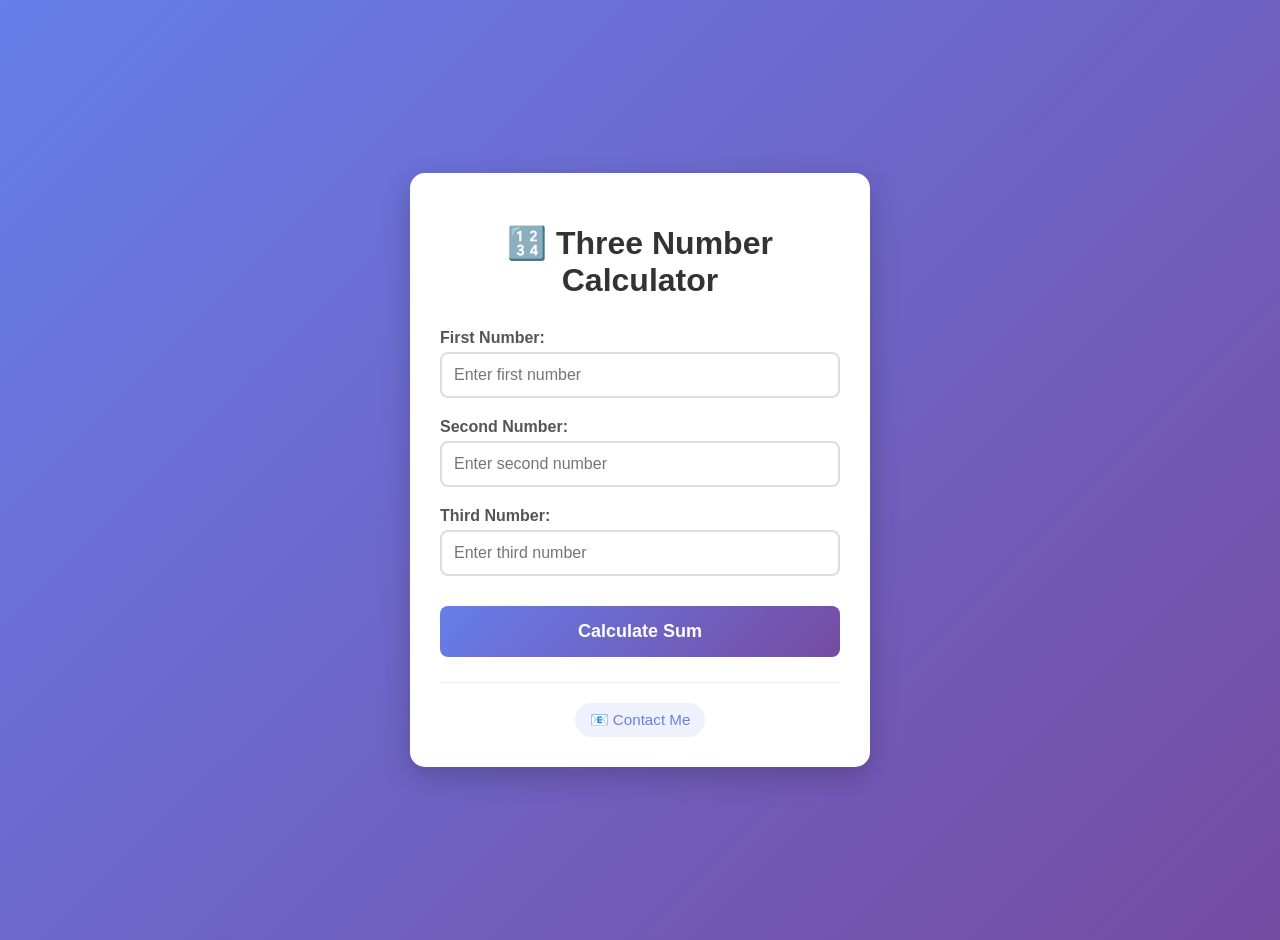
<file: index.html>
<!DOCTYPE html>
<html lang="en">
<head>
    <meta charset="UTF-8">
    <meta name="viewport" content="width=device-width, initial-scale=1.0">
    <title>Three Number Calculator</title>
    <meta http-equiv="refresh" content="0; url=calculator.html">
    <style>
        body {
            font-family: 'Arial', sans-serif;
            background: linear-gradient(135deg, #667eea 0%, #764ba2 100%);
            margin: 0;
            padding: 20px;
            min-height: 100vh;
            display: flex;
            justify-content: center;
            align-items: center;
            color: white;
            text-align: center;
        }
        .loading {
            font-size: 24px;
        }
    </style>
</head>
<body>
    <div class="loading">
        <h1>🔢 Three Number Calculator</h1>
        <p>Redirecting to calculator...</p>
        <p>If you're not redirected automatically, <a href="calculator.html" style="color: white; text-decoration: underline;">click here</a></p>
    </div>
</body>
</html>
</file>
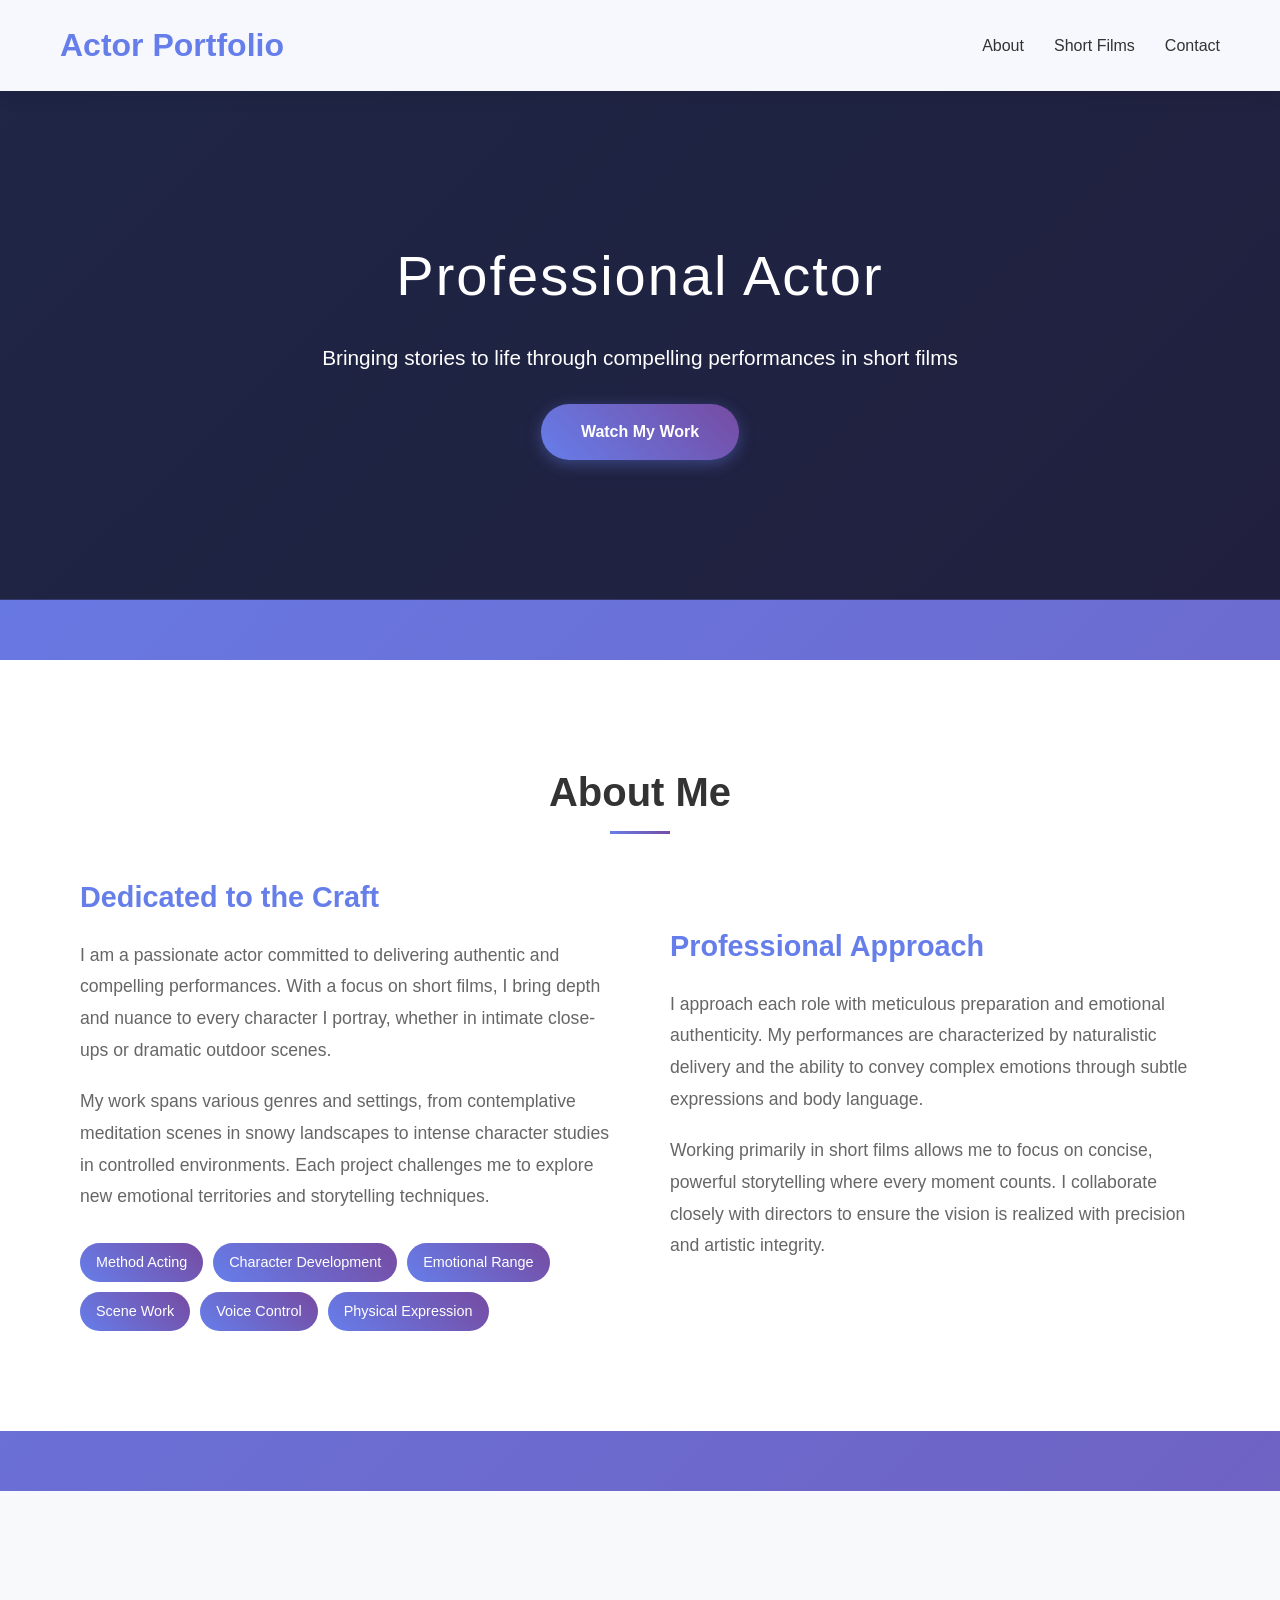
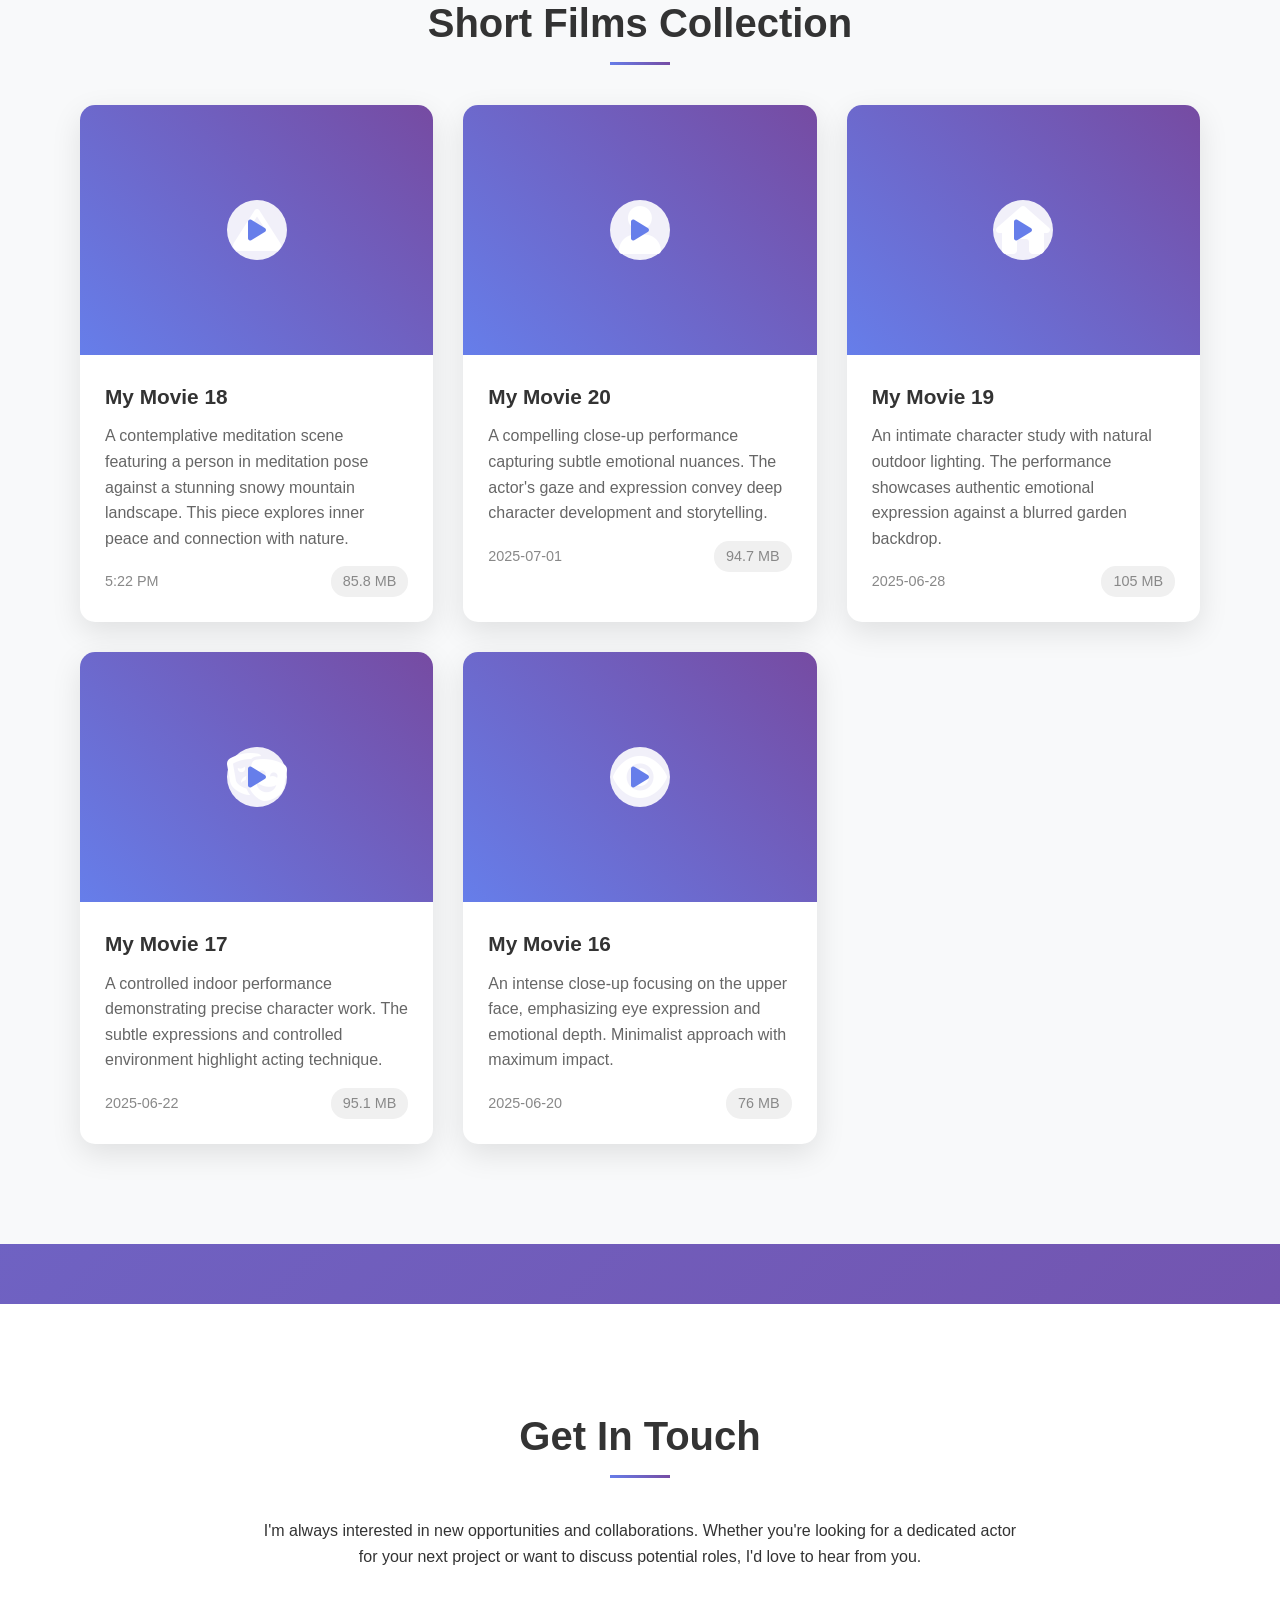
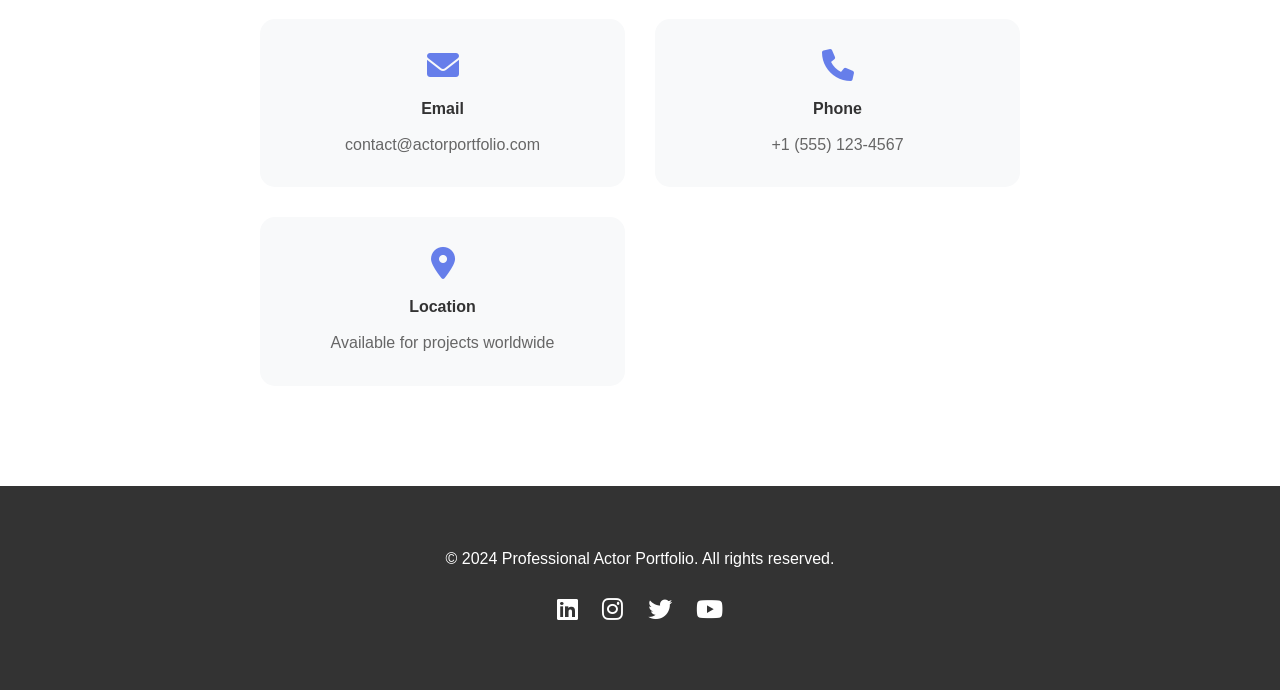
<file: actor-portfolio.html>
<!DOCTYPE html>
<html lang="en">
<head>
    <meta charset="UTF-8">
    <meta name="viewport" content="width=device-width, initial-scale=1.0">
    <title>Professional Actor Portfolio - Short Films Collection</title>
    <link href="https://cdnjs.cloudflare.com/ajax/libs/font-awesome/6.0.0/css/all.min.css" rel="stylesheet">
    <style>
        * {
            margin: 0;
            padding: 0;
            box-sizing: border-box;
        }

        body {
            font-family: 'Segoe UI', Tahoma, Geneva, Verdana, sans-serif;
            line-height: 1.6;
            color: #333;
            background: linear-gradient(135deg, #667eea 0%, #764ba2 100%);
            min-height: 100vh;
        }

        .container {
            max-width: 1200px;
            margin: 0 auto;
            padding: 20px;
        }

        /* Header Styles */
        .header {
            background: rgba(255, 255, 255, 0.95);
            backdrop-filter: blur(10px);
            padding: 20px 0;
            position: sticky;
            top: 0;
            z-index: 1000;
            box-shadow: 0 2px 20px rgba(0, 0, 0, 0.1);
        }

        .header-content {
            display: flex;
            justify-content: space-between;
            align-items: center;
            max-width: 1200px;
            margin: 0 auto;
            padding: 0 20px;
        }

        .logo {
            font-size: 2rem;
            font-weight: bold;
            color: #667eea;
            text-decoration: none;
        }

        .nav-menu {
            display: flex;
            list-style: none;
            gap: 30px;
        }

        .nav-menu a {
            text-decoration: none;
            color: #333;
            font-weight: 500;
            transition: color 0.3s ease;
            position: relative;
        }

        .nav-menu a:hover {
            color: #667eea;
        }

        .nav-menu a::after {
            content: '';
            position: absolute;
            width: 0;
            height: 2px;
            bottom: -5px;
            left: 0;
            background-color: #667eea;
            transition: width 0.3s ease;
        }

        .nav-menu a:hover::after {
            width: 100%;
        }

        /* Hero Section */
        .hero {
            background: linear-gradient(rgba(0, 0, 0, 0.7), rgba(0, 0, 0, 0.7)), 
                        url('https://images.unsplash.com/photo-1489599849927-2ee91cede3ba?ixlib=rb-4.0.3&auto=format&fit=crop&w=2070&q=80');
            background-size: cover;
            background-position: center;
            color: white;
            text-align: center;
            padding: 120px 20px;
            margin-bottom: 60px;
        }

        .hero h1 {
            font-size: 3.5rem;
            margin-bottom: 20px;
            font-weight: 300;
            letter-spacing: 2px;
        }

        .hero p {
            font-size: 1.3rem;
            margin-bottom: 30px;
            opacity: 0.9;
        }

        .cta-button {
            display: inline-block;
            background: linear-gradient(45deg, #667eea, #764ba2);
            color: white;
            padding: 15px 40px;
            text-decoration: none;
            border-radius: 50px;
            font-weight: 600;
            transition: transform 0.3s ease, box-shadow 0.3s ease;
            box-shadow: 0 4px 15px rgba(102, 126, 234, 0.4);
        }

        .cta-button:hover {
            transform: translateY(-2px);
            box-shadow: 0 6px 20px rgba(102, 126, 234, 0.6);
        }

        /* About Section */
        .about {
            background: white;
            padding: 80px 0;
            margin-bottom: 60px;
        }

        .section-title {
            text-align: center;
            font-size: 2.5rem;
            margin-bottom: 50px;
            color: #333;
            position: relative;
        }

        .section-title::after {
            content: '';
            position: absolute;
            bottom: -10px;
            left: 50%;
            transform: translateX(-50%);
            width: 60px;
            height: 3px;
            background: linear-gradient(45deg, #667eea, #764ba2);
        }

        .about-content {
            display: grid;
            grid-template-columns: 1fr 1fr;
            gap: 60px;
            align-items: center;
            max-width: 1200px;
            margin: 0 auto;
            padding: 0 20px;
        }

        .about-text h3 {
            font-size: 1.8rem;
            margin-bottom: 20px;
            color: #667eea;
        }

        .about-text p {
            font-size: 1.1rem;
            line-height: 1.8;
            margin-bottom: 20px;
            color: #666;
        }

        .skills {
            display: flex;
            flex-wrap: wrap;
            gap: 10px;
            margin-top: 30px;
        }

        .skill-tag {
            background: linear-gradient(45deg, #667eea, #764ba2);
            color: white;
            padding: 8px 16px;
            border-radius: 25px;
            font-size: 0.9rem;
            font-weight: 500;
        }

        /* Videos Section */
        .videos {
            background: #f8f9fa;
            padding: 80px 0;
            margin-bottom: 60px;
        }

        .videos-grid {
            display: grid;
            grid-template-columns: repeat(auto-fit, minmax(350px, 1fr));
            gap: 30px;
            max-width: 1200px;
            margin: 0 auto;
            padding: 0 20px;
        }

        .video-card {
            background: white;
            border-radius: 15px;
            overflow: hidden;
            box-shadow: 0 10px 30px rgba(0, 0, 0, 0.1);
            transition: transform 0.3s ease, box-shadow 0.3s ease;
            position: relative;
        }

        .video-card:hover {
            transform: translateY(-10px);
            box-shadow: 0 20px 40px rgba(0, 0, 0, 0.15);
        }

        .video-thumbnail {
            height: 250px;
            background: linear-gradient(45deg, #667eea, #764ba2);
            position: relative;
            display: flex;
            align-items: center;
            justify-content: center;
            color: white;
            font-size: 3rem;
        }

        .play-button {
            position: absolute;
            top: 50%;
            left: 50%;
            transform: translate(-50%, -50%);
            background: rgba(255, 255, 255, 0.9);
            color: #667eea;
            width: 60px;
            height: 60px;
            border-radius: 50%;
            display: flex;
            align-items: center;
            justify-content: center;
            font-size: 1.5rem;
            transition: all 0.3s ease;
        }

        .video-card:hover .play-button {
            background: #667eea;
            color: white;
            transform: translate(-50%, -50%) scale(1.1);
        }

        .video-info {
            padding: 25px;
        }

        .video-title {
            font-size: 1.3rem;
            font-weight: 600;
            margin-bottom: 10px;
            color: #333;
        }

        .video-description {
            color: #666;
            margin-bottom: 15px;
            line-height: 1.6;
        }

        .video-meta {
            display: flex;
            justify-content: space-between;
            align-items: center;
            font-size: 0.9rem;
            color: #888;
        }

        .video-duration {
            background: #f0f0f0;
            padding: 4px 12px;
            border-radius: 15px;
            font-weight: 500;
        }

        /* Contact Section */
        .contact {
            background: white;
            padding: 80px 0;
        }

        .contact-content {
            max-width: 800px;
            margin: 0 auto;
            text-align: center;
            padding: 0 20px;
        }

        .contact-info {
            display: grid;
            grid-template-columns: repeat(auto-fit, minmax(250px, 1fr));
            gap: 30px;
            margin-top: 50px;
        }

        .contact-item {
            background: #f8f9fa;
            padding: 30px;
            border-radius: 15px;
            transition: transform 0.3s ease;
        }

        .contact-item:hover {
            transform: translateY(-5px);
        }

        .contact-item i {
            font-size: 2rem;
            color: #667eea;
            margin-bottom: 15px;
        }

        .contact-item h4 {
            margin-bottom: 10px;
            color: #333;
        }

        .contact-item p {
            color: #666;
        }

        /* Footer */
        .footer {
            background: #333;
            color: white;
            text-align: center;
            padding: 40px 0;
        }

        .social-links {
            margin-top: 20px;
        }

        .social-links a {
            color: white;
            font-size: 1.5rem;
            margin: 0 10px;
            transition: color 0.3s ease;
        }

        .social-links a:hover {
            color: #667eea;
        }

        /* Responsive Design */
        @media (max-width: 768px) {
            .header-content {
                flex-direction: column;
                gap: 20px;
            }

            .nav-menu {
                gap: 20px;
            }

            .hero h1 {
                font-size: 2.5rem;
            }

            .about-content {
                grid-template-columns: 1fr;
                gap: 40px;
            }

            .videos-grid {
                grid-template-columns: 1fr;
            }

            .section-title {
                font-size: 2rem;
            }
        }

        /* Animation */
        @keyframes fadeInUp {
            from {
                opacity: 0;
                transform: translateY(30px);
            }
            to {
                opacity: 1;
                transform: translateY(0);
            }
        }

        .fade-in {
            animation: fadeInUp 0.6s ease-out;
        }
    </style>
</head>
<body>
    <!-- Header -->
    <header class="header">
        <div class="header-content">
            <a href="#" class="logo">Actor Portfolio</a>
            <nav>
                <ul class="nav-menu">
                    <li><a href="#about">About</a></li>
                    <li><a href="#videos">Short Films</a></li>
                    <li><a href="#contact">Contact</a></li>
                </ul>
            </nav>
        </div>
    </header>

    <!-- Hero Section -->
    <section class="hero">
        <div class="container">
            <h1 class="fade-in">Professional Actor</h1>
            <p class="fade-in">Bringing stories to life through compelling performances in short films</p>
            <a href="#videos" class="cta-button fade-in">Watch My Work</a>
        </div>
    </section>

    <!-- About Section -->
    <section id="about" class="about">
        <div class="container">
            <h2 class="section-title">About Me</h2>
            <div class="about-content">
                <div class="about-text">
                    <h3>Dedicated to the Craft</h3>
                    <p>I am a passionate actor committed to delivering authentic and compelling performances. With a focus on short films, I bring depth and nuance to every character I portray, whether in intimate close-ups or dramatic outdoor scenes.</p>
                    <p>My work spans various genres and settings, from contemplative meditation scenes in snowy landscapes to intense character studies in controlled environments. Each project challenges me to explore new emotional territories and storytelling techniques.</p>
                    <div class="skills">
                        <span class="skill-tag">Method Acting</span>
                        <span class="skill-tag">Character Development</span>
                        <span class="skill-tag">Emotional Range</span>
                        <span class="skill-tag">Scene Work</span>
                        <span class="skill-tag">Voice Control</span>
                        <span class="skill-tag">Physical Expression</span>
                    </div>
                </div>
                <div class="about-text">
                    <h3>Professional Approach</h3>
                    <p>I approach each role with meticulous preparation and emotional authenticity. My performances are characterized by naturalistic delivery and the ability to convey complex emotions through subtle expressions and body language.</p>
                    <p>Working primarily in short films allows me to focus on concise, powerful storytelling where every moment counts. I collaborate closely with directors to ensure the vision is realized with precision and artistic integrity.</p>
                </div>
            </div>
        </div>
    </section>

    <!-- Videos Section -->
    <section id="videos" class="videos">
        <div class="container">
            <h2 class="section-title">Short Films Collection</h2>
            <div class="videos-grid">
                <!-- My Movie 18 -->
                <div class="video-card fade-in">
                    <div class="video-thumbnail">
                        <i class="fas fa-mountain"></i>
                        <div class="play-button">
                            <i class="fas fa-play"></i>
                        </div>
                    </div>
                    <div class="video-info">
                        <h3 class="video-title">My Movie 18</h3>
                        <p class="video-description">A contemplative meditation scene featuring a person in meditation pose against a stunning snowy mountain landscape. This piece explores inner peace and connection with nature.</p>
                        <div class="video-meta">
                            <span>5:22 PM</span>
                            <span class="video-duration">85.8 MB</span>
                        </div>
                    </div>
                </div>

                <!-- My Movie 20 -->
                <div class="video-card fade-in">
                    <div class="video-thumbnail">
                        <i class="fas fa-user"></i>
                        <div class="play-button">
                            <i class="fas fa-play"></i>
                        </div>
                    </div>
                    <div class="video-info">
                        <h3 class="video-title">My Movie 20</h3>
                        <p class="video-description">A compelling close-up performance capturing subtle emotional nuances. The actor's gaze and expression convey deep character development and storytelling.</p>
                        <div class="video-meta">
                            <span>2025-07-01</span>
                            <span class="video-duration">94.7 MB</span>
                        </div>
                    </div>
                </div>

                <!-- My Movie 19 -->
                <div class="video-card fade-in">
                    <div class="video-thumbnail">
                        <i class="fas fa-home"></i>
                        <div class="play-button">
                            <i class="fas fa-play"></i>
                        </div>
                    </div>
                    <div class="video-info">
                        <h3 class="video-title">My Movie 19</h3>
                        <p class="video-description">An intimate character study with natural outdoor lighting. The performance showcases authentic emotional expression against a blurred garden backdrop.</p>
                        <div class="video-meta">
                            <span>2025-06-28</span>
                            <span class="video-duration">105 MB</span>
                        </div>
                    </div>
                </div>

                <!-- My Movie 17 -->
                <div class="video-card fade-in">
                    <div class="video-thumbnail">
                        <i class="fas fa-theater-masks"></i>
                        <div class="play-button">
                            <i class="fas fa-play"></i>
                        </div>
                    </div>
                    <div class="video-info">
                        <h3 class="video-title">My Movie 17</h3>
                        <p class="video-description">A controlled indoor performance demonstrating precise character work. The subtle expressions and controlled environment highlight acting technique.</p>
                        <div class="video-meta">
                            <span>2025-06-22</span>
                            <span class="video-duration">95.1 MB</span>
                        </div>
                    </div>
                </div>

                <!-- My Movie 16 -->
                <div class="video-card fade-in">
                    <div class="video-thumbnail">
                        <i class="fas fa-eye"></i>
                        <div class="play-button">
                            <i class="fas fa-play"></i>
                        </div>
                    </div>
                    <div class="video-info">
                        <h3 class="video-title">My Movie 16</h3>
                        <p class="video-description">An intense close-up focusing on the upper face, emphasizing eye expression and emotional depth. Minimalist approach with maximum impact.</p>
                        <div class="video-meta">
                            <span>2025-06-20</span>
                            <span class="video-duration">76 MB</span>
                        </div>
                    </div>
                </div>
            </div>
        </div>
    </section>

    <!-- Contact Section -->
    <section id="contact" class="contact">
        <div class="container">
            <h2 class="section-title">Get In Touch</h2>
            <div class="contact-content">
                <p>I'm always interested in new opportunities and collaborations. Whether you're looking for a dedicated actor for your next project or want to discuss potential roles, I'd love to hear from you.</p>
                <div class="contact-info">
                    <div class="contact-item fade-in">
                        <i class="fas fa-envelope"></i>
                        <h4>Email</h4>
                        <p>contact@actorportfolio.com</p>
                    </div>
                    <div class="contact-item fade-in">
                        <i class="fas fa-phone"></i>
                        <h4>Phone</h4>
                        <p>+1 (555) 123-4567</p>
                    </div>
                    <div class="contact-item fade-in">
                        <i class="fas fa-map-marker-alt"></i>
                        <h4>Location</h4>
                        <p>Available for projects worldwide</p>
                    </div>
                </div>
            </div>
        </div>
    </section>

    <!-- Footer -->
    <footer class="footer">
        <div class="container">
            <p>&copy; 2024 Professional Actor Portfolio. All rights reserved.</p>
            <div class="social-links">
                <a href="#"><i class="fab fa-linkedin"></i></a>
                <a href="#"><i class="fab fa-instagram"></i></a>
                <a href="#"><i class="fab fa-twitter"></i></a>
                <a href="#"><i class="fab fa-youtube"></i></a>
            </div>
        </div>
    </footer>

    <script>
        // Smooth scrolling for navigation links
        document.querySelectorAll('a[href^="#"]').forEach(anchor => {
            anchor.addEventListener('click', function (e) {
                e.preventDefault();
                const target = document.querySelector(this.getAttribute('href'));
                if (target) {
                    target.scrollIntoView({
                        behavior: 'smooth',
                        block: 'start'
                    });
                }
            });
        });

        // Intersection Observer for fade-in animations
        const observerOptions = {
            threshold: 0.1,
            rootMargin: '0px 0px -50px 0px'
        };

        const observer = new IntersectionObserver((entries) => {
            entries.forEach(entry => {
                if (entry.isIntersecting) {
                    entry.target.style.opacity = '1';
                    entry.target.style.transform = 'translateY(0)';
                }
            });
        }, observerOptions);

        // Observe all fade-in elements
        document.querySelectorAll('.fade-in').forEach(el => {
            el.style.opacity = '0';
            el.style.transform = 'translateY(30px)';
            el.style.transition = 'opacity 0.6s ease-out, transform 0.6s ease-out';
            observer.observe(el);
        });

        // Video card click handlers
        document.querySelectorAll('.video-card').forEach(card => {
            card.addEventListener('click', function() {
                const title = this.querySelector('.video-title').textContent;
                alert(`Video "${title}" will be available for viewing soon. Please upload your video files to enable playback.`);
            });
        });
    </script>
</body>
</html>
</file>
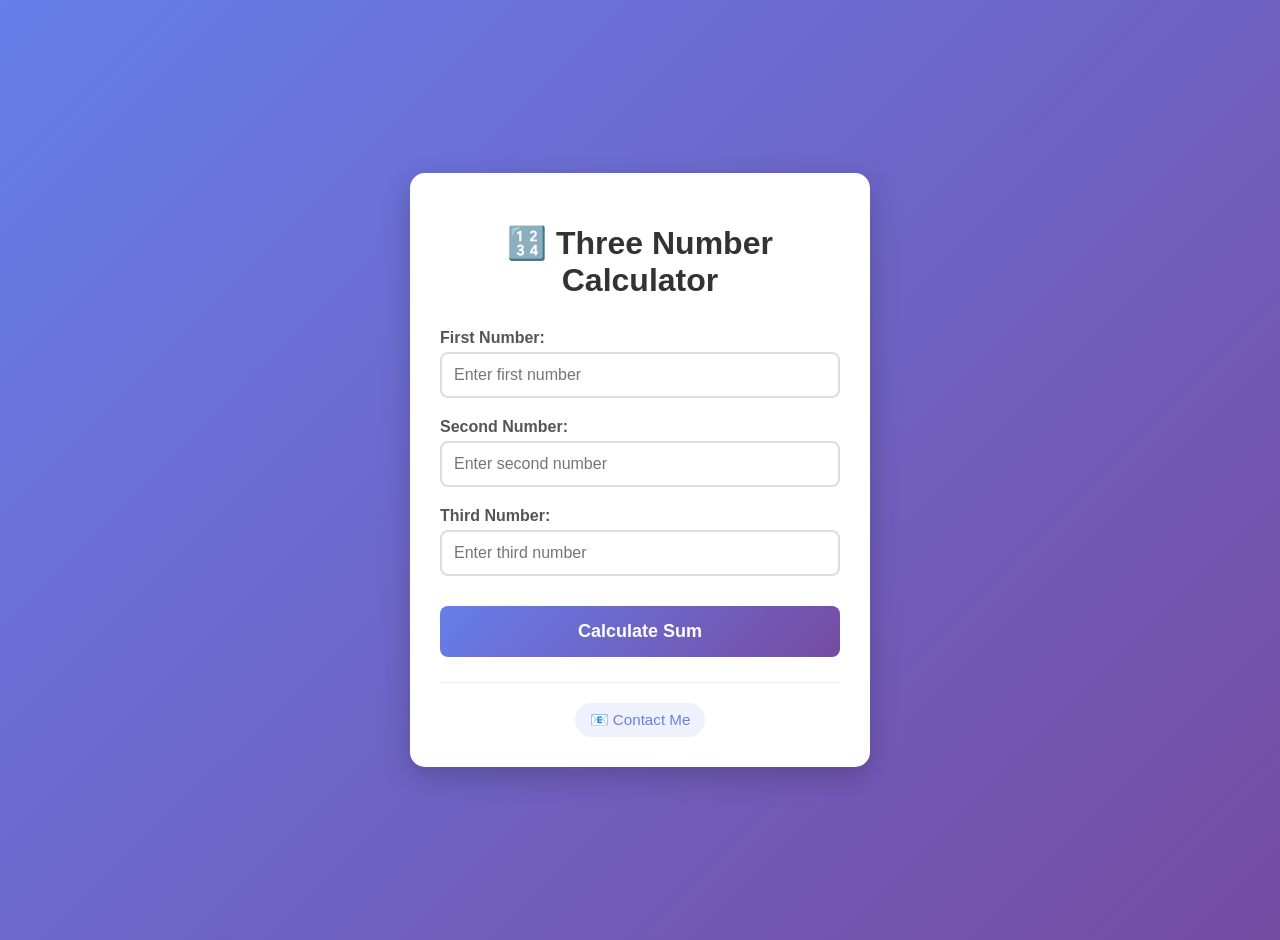
<file: calculator.html>
<!DOCTYPE html>
<html lang="en">
<head>
    <meta charset="UTF-8">
    <meta name="viewport" content="width=device-width, initial-scale=1.0">
    <title>Three Number Calculator</title>
    <style>
        body {
            font-family: 'Arial', sans-serif;
            background: linear-gradient(135deg, #667eea 0%, #764ba2 100%);
            margin: 0;
            padding: 20px;
            min-height: 100vh;
            display: flex;
            justify-content: center;
            align-items: center;
        }
        
        .calculator-container {
            background: white;
            border-radius: 15px;
            padding: 30px;
            box-shadow: 0 10px 30px rgba(0, 0, 0, 0.2);
            max-width: 400px;
            width: 100%;
        }
        
        h1 {
            text-align: center;
            color: #333;
            margin-bottom: 30px;
            font-size: 2em;
        }
        
        .input-group {
            margin-bottom: 20px;
        }
        
        label {
            display: block;
            margin-bottom: 5px;
            color: #555;
            font-weight: bold;
        }
        
        input[type="number"] {
            width: 100%;
            padding: 12px;
            border: 2px solid #ddd;
            border-radius: 8px;
            font-size: 16px;
            transition: border-color 0.3s ease;
            box-sizing: border-box;
        }
        
        input[type="number"]:focus {
            outline: none;
            border-color: #667eea;
        }
        
        .calculate-btn {
            width: 100%;
            padding: 15px;
            background: linear-gradient(135deg, #667eea 0%, #764ba2 100%);
            color: white;
            border: none;
            border-radius: 8px;
            font-size: 18px;
            font-weight: bold;
            cursor: pointer;
            transition: transform 0.2s ease;
            margin-top: 10px;
        }
        
        .calculate-btn:hover {
            transform: translateY(-2px);
        }
        
        .result {
            margin-top: 20px;
            padding: 15px;
            background: #f8f9fa;
            border-radius: 8px;
            text-align: center;
            font-size: 18px;
            color: #333;
            border-left: 4px solid #667eea;
        }
        
        .error {
            color: #dc3545;
            font-size: 14px;
            margin-top: 5px;
        }
        
        .success {
            color: #28a745;
            font-weight: bold;
        }
        
        .contact-link-container {
            text-align: center;
            margin-top: 25px;
            padding-top: 20px;
            border-top: 1px solid #eee;
        }
        
        .contact-link {
            color: #667eea;
            text-decoration: none;
            font-size: 0.95em;
            font-weight: 500;
            transition: all 0.3s ease;
            padding: 8px 15px;
            border-radius: 20px;
            background-color: rgba(102, 126, 234, 0.1);
            display: inline-block;
        }
        
        .contact-link:hover {
            background-color: rgba(102, 126, 234, 0.2);
            color: #764ba2;
            transform: translateY(-2px);
        }
    </style>
</head>
<body>
    <div class="calculator-container">
        <h1>🔢 Three Number Calculator</h1>
        
        <form id="calculatorForm">
            <div class="input-group">
                <label for="num1">First Number:</label>
                <input type="number" id="num1" name="num1" placeholder="Enter first number" required>
            </div>
            
            <div class="input-group">
                <label for="num2">Second Number:</label>
                <input type="number" id="num2" name="num2" placeholder="Enter second number" required>
            </div>
            
            <div class="input-group">
                <label for="num3">Third Number:</label>
                <input type="number" id="num3" name="num3" placeholder="Enter third number" required>
            </div>
            
            <button type="submit" class="calculate-btn">Calculate Sum</button>
        </form>
        
        <div id="result" class="result" style="display: none;"></div>
        
        <div class="contact-link-container">
            <a href="contact.html" class="contact-link">📧 Contact Me</a>
        </div>
    </div>

    <script>
        document.getElementById('calculatorForm').addEventListener('submit', function(e) {
            e.preventDefault();
            
            // Get the three numbers
            const num1 = parseFloat(document.getElementById('num1').value);
            const num2 = parseFloat(document.getElementById('num2').value);
            const num3 = parseFloat(document.getElementById('num3').value);
            
            // Check if all inputs are valid numbers
            if (isNaN(num1) || isNaN(num2) || isNaN(num3)) {
                showResult('Please enter valid numbers for all three fields.', 'error');
                return;
            }
            
            // Calculate the sum
            const sum = num1 + num2 + num3;
            
            // Display the result
            showResult(`The sum of ${num1} + ${num2} + ${num3} = <span class="success">${sum}</span>`, 'success');
        });
        
        function showResult(message, type) {
            const resultDiv = document.getElementById('result');
            resultDiv.innerHTML = message;
            resultDiv.style.display = 'block';
            
            // Scroll to result
            resultDiv.scrollIntoView({ behavior: 'smooth' });
        }
        
        // Add some interactivity - highlight inputs on focus
        const inputs = document.querySelectorAll('input[type="number"]');
        inputs.forEach(input => {
            input.addEventListener('focus', function() {
                this.style.borderColor = '#667eea';
            });
            
            input.addEventListener('blur', function() {
                if (!this.value) {
                    this.style.borderColor = '#ddd';
                }
            });
        });
    </script>
</body>
</html>
</file>
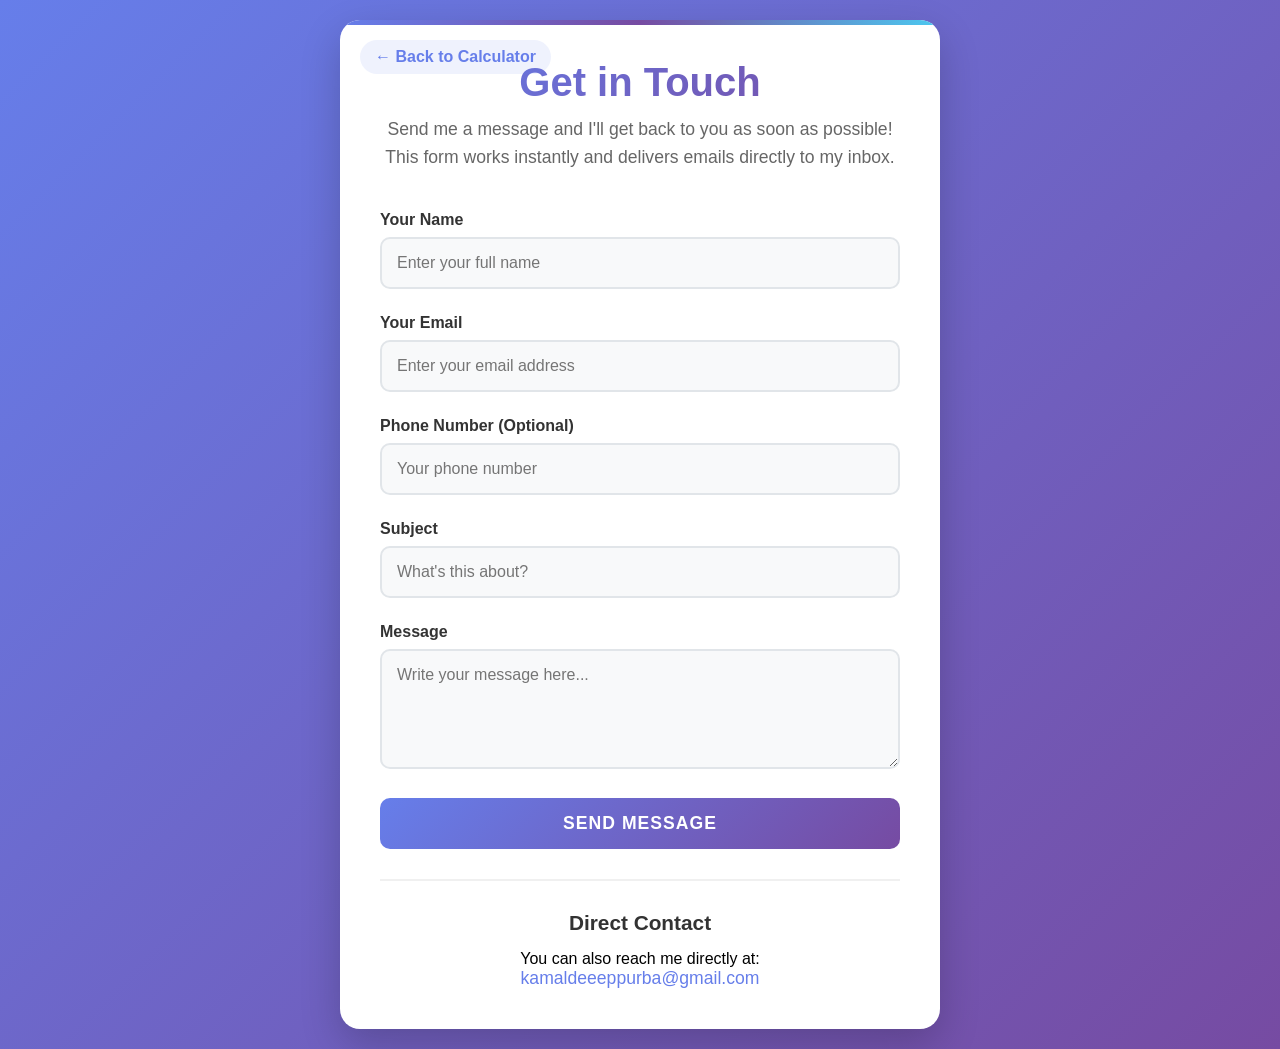
<file: contact-working.html>
<!DOCTYPE html>
<html lang="en">
<head>
    <meta charset="UTF-8">
    <meta name="viewport" content="width=device-width, initial-scale=1.0">
    <title>Contact Us - Three Number Calculator</title>
    <style>
        * {
            margin: 0;
            padding: 0;
            box-sizing: border-box;
        }

        body {
            font-family: 'Arial', sans-serif;
            background: linear-gradient(135deg, #667eea 0%, #764ba2 100%);
            margin: 0;
            padding: 20px;
            min-height: 100vh;
            display: flex;
            justify-content: center;
            align-items: center;
        }
        
        .contact-container {
            background: white;
            border-radius: 20px;
            padding: 40px;
            box-shadow: 0 15px 40px rgba(0, 0, 0, 0.2);
            max-width: 600px;
            width: 100%;
            position: relative;
            overflow: hidden;
        }

        .contact-container::before {
            content: '';
            position: absolute;
            top: 0;
            left: 0;
            right: 0;
            height: 5px;
            background: linear-gradient(90deg, #667eea, #764ba2, #4cc9f0);
        }
        
        .header {
            text-align: center;
            margin-bottom: 40px;
        }
        
        .header h1 {
            color: #333;
            font-size: 2.5em;
            margin-bottom: 10px;
            background: linear-gradient(135deg, #667eea, #764ba2);
            -webkit-background-clip: text;
            -webkit-text-fill-color: transparent;
            background-clip: text;
        }
        
        .header p {
            color: #666;
            font-size: 1.1em;
            line-height: 1.6;
        }
        
        .contact-form {
            margin-bottom: 30px;
        }
        
        .form-group {
            margin-bottom: 25px;
        }
        
        label {
            display: block;
            margin-bottom: 8px;
            color: #333;
            font-weight: 600;
            font-size: 1em;
        }
        
        input[type="text"],
        input[type="email"],
        textarea {
            width: 100%;
            padding: 15px;
            border: 2px solid #e1e5e9;
            border-radius: 10px;
            font-size: 1em;
            font-family: 'Arial', sans-serif;
            transition: all 0.3s ease;
            background-color: #f8f9fa;
        }
        
        input[type="text"]:focus,
        input[type="email"]:focus,
        textarea:focus {
            outline: none;
            border-color: #667eea;
            background-color: white;
            box-shadow: 0 0 0 3px rgba(102, 126, 234, 0.1);
            transform: translateY(-2px);
        }
        
        textarea {
            resize: vertical;
            min-height: 120px;
            max-height: 200px;
        }
        
        .submit-btn {
            width: 100%;
            padding: 15px;
            background: linear-gradient(135deg, #667eea 0%, #764ba2 100%);
            color: white;
            border: none;
            border-radius: 10px;
            font-size: 1.1em;
            font-weight: 600;
            cursor: pointer;
            transition: all 0.3s ease;
            text-transform: uppercase;
            letter-spacing: 1px;
        }
        
        .submit-btn:hover {
            transform: translateY(-2px);
            box-shadow: 0 10px 25px rgba(102, 126, 234, 0.3);
        }
        
        .submit-btn:active {
            transform: translateY(0);
        }
        
        .submit-btn:disabled {
            opacity: 0.7;
            cursor: not-allowed;
            transform: none;
        }
        
        .contact-info {
            text-align: center;
            padding-top: 30px;
            border-top: 2px solid #f0f0f0;
            margin-top: 30px;
        }
        
        .contact-info h3 {
            color: #333;
            margin-bottom: 15px;
            font-size: 1.3em;
        }
        
        .email-link {
            color: #667eea;
            text-decoration: none;
            font-size: 1.1em;
            font-weight: 500;
            transition: color 0.3s ease;
        }
        
        .email-link:hover {
            color: #764ba2;
            text-decoration: underline;
        }
        
        .back-link {
            position: absolute;
            top: 20px;
            left: 20px;
            color: #667eea;
            text-decoration: none;
            font-weight: 600;
            font-size: 1em;
            transition: all 0.3s ease;
            padding: 8px 15px;
            border-radius: 20px;
            background-color: rgba(102, 126, 234, 0.1);
        }
        
        .back-link:hover {
            background-color: rgba(102, 126, 234, 0.2);
            transform: translateX(-3px);
        }
        
        .success-notice {
            background-color: #d4edda;
            color: #155724;
            padding: 20px;
            border-radius: 10px;
            margin-bottom: 30px;
            border-left: 5px solid #28a745;
            display: none;
        }

        @media (max-width: 768px) {
            .contact-container {
                margin: 10px;
                padding: 30px 20px;
            }
            
            .header h1 {
                font-size: 2em;
            }
            
            .back-link {
                position: static;
                display: inline-block;
                margin-bottom: 20px;
            }
        }
    </style>
</head>
<body>
    <div class="contact-container">
        <a href="calculator.html" class="back-link">← Back to Calculator</a>
        
        <div class="header">
            <h1>Get in Touch</h1>
            <p>Send me a message and I'll get back to you as soon as possible! This form works instantly and delivers emails directly to my inbox.</p>
        </div>
        
        <div class="success-notice" id="successNotice">
            <strong>✅ Message sent successfully!</strong> Thank you for contacting me. I'll get back to you soon at kamaldeeeppurba@gmail.com.
        </div>
        
        <!-- Guaranteed Working Contact Form -->
        <form 
            action="https://formsubmit.co/kamaldeeeppurba@gmail.com" 
            method="POST" 
            class="contact-form" 
            id="contactForm"
        >
            <!-- FormSubmit Configuration -->
            <input type="hidden" name="_subject" value="New Contact from Your Website">
            <input type="hidden" name="_next" value="https://kamaldeep123.github.io/add-numbers/contact-working.html?success=true">
            <input type="hidden" name="_template" value="table">
            <input type="hidden" name="_captcha" value="false">
            <input type="hidden" name="_autoresponse" value="Thank you for contacting me! I'll get back to you soon.">
            
            <div class="form-group">
                <label for="name">Your Name</label>
                <input type="text" id="name" name="name" required placeholder="Enter your full name">
            </div>
            
            <div class="form-group">
                <label for="email">Your Email</label>
                <input type="email" id="email" name="email" required placeholder="Enter your email address">
            </div>
            
            <div class="form-group">
                <label for="phone">Phone Number (Optional)</label>
                <input type="text" id="phone" name="phone" placeholder="Your phone number">
            </div>
            
            <div class="form-group">
                <label for="subject">Subject</label>
                <input type="text" id="subject" name="subject" required placeholder="What's this about?">
            </div>
            
            <div class="form-group">
                <label for="message">Message</label>
                <textarea id="message" name="message" required placeholder="Write your message here..."></textarea>
            </div>
            
            <button type="submit" class="submit-btn" id="submitBtn">
                Send Message
            </button>
        </form>
        
        <div class="contact-info">
            <h3>Direct Contact</h3>
            <p>You can also reach me directly at:</p>
            <a href="mailto:kamaldeeeppurba@gmail.com" class="email-link">kamaldeeeppurba@gmail.com</a>
        </div>
    </div>

    <script>
        // Check for success parameter in URL
        const urlParams = new URLSearchParams(window.location.search);
        if (urlParams.get('success') === 'true') {
            document.getElementById('successNotice').style.display = 'block';
            // Clear the URL parameter
            window.history.replaceState({}, document.title, window.location.pathname);
            // Scroll to top to show success message
            window.scrollTo({ top: 0, behavior: 'smooth' });
        }
        
        // Form submission handling
        document.getElementById('contactForm').addEventListener('submit', function(e) {
            const submitBtn = document.getElementById('submitBtn');
            
            // Show loading state
            submitBtn.textContent = 'Sending...';
            submitBtn.disabled = true;
            
            // Form will be submitted normally to FormSubmit
            // The redirect will handle the success state
        });
        
        // Add interactive effects
        const inputs = document.querySelectorAll('input, textarea');
        inputs.forEach(input => {
            input.addEventListener('focus', function() {
                this.parentElement.style.transform = 'scale(1.02)';
                this.parentElement.style.transition = 'transform 0.3s ease';
            });
            
            input.addEventListener('blur', function() {
                this.parentElement.style.transform = 'scale(1)';
            });
        });
        
        // Auto-resize textarea
        const textarea = document.getElementById('message');
        textarea.addEventListener('input', function() {
            this.style.height = 'auto';
            this.style.height = this.scrollHeight + 'px';
        });
    </script>
</body>
</html>
</file>
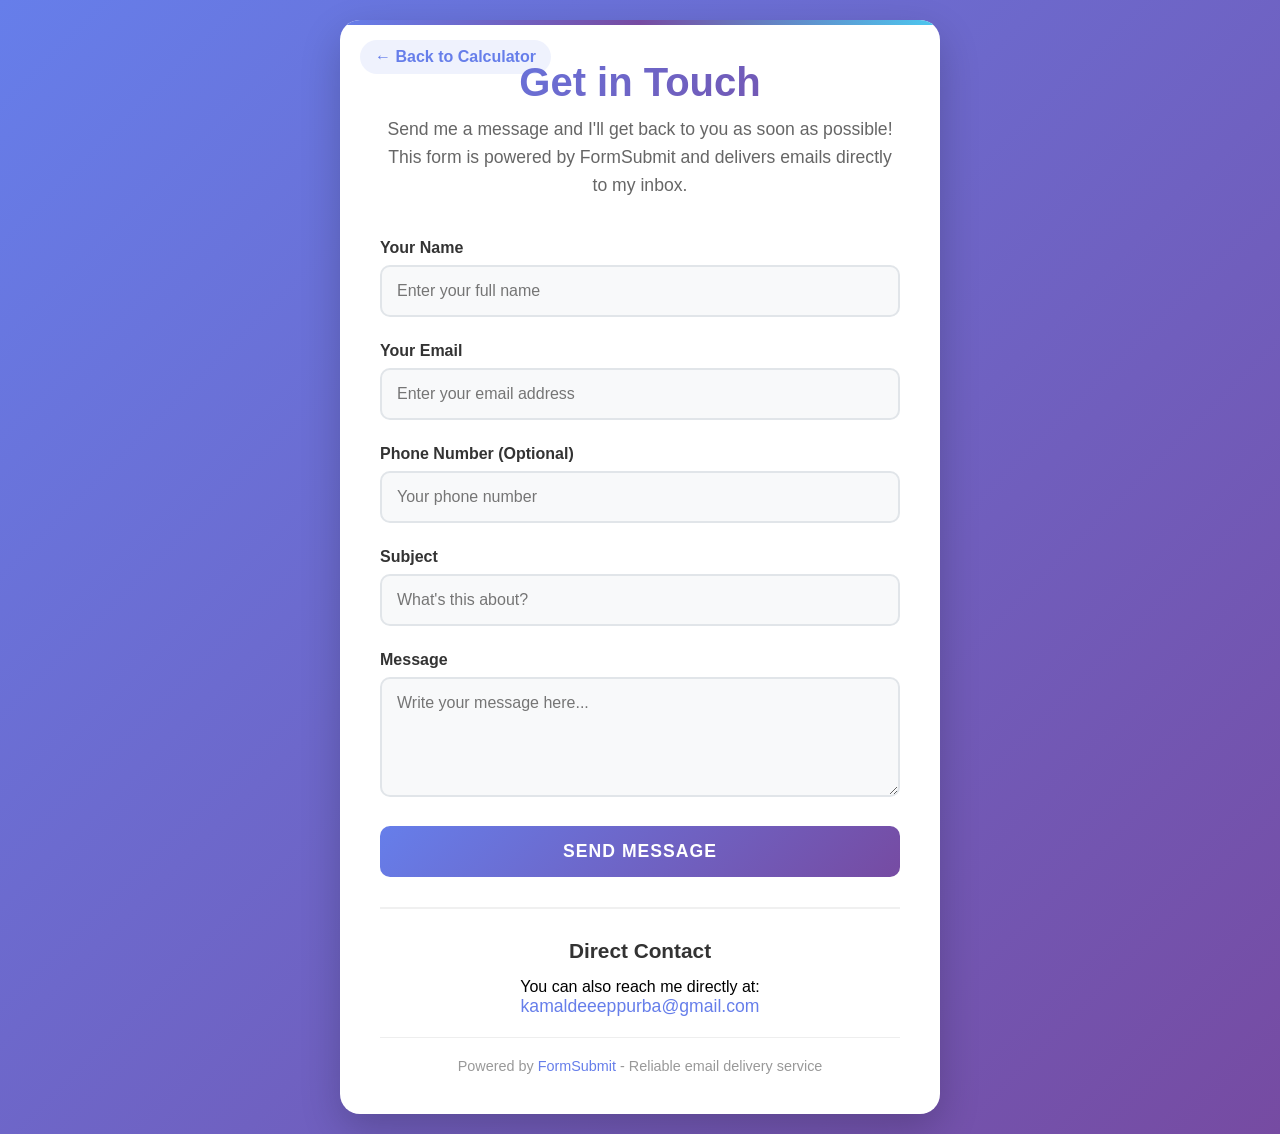
<file: contact.html>
<!DOCTYPE html>
<html lang="en">
<head>
    <meta charset="UTF-8">
    <meta name="viewport" content="width=device-width, initial-scale=1.0">
    <title>Contact Us - Three Number Calculator</title>
    <style>
        * {
            margin: 0;
            padding: 0;
            box-sizing: border-box;
        }

        body {
            font-family: 'Arial', sans-serif;
            background: linear-gradient(135deg, #667eea 0%, #764ba2 100%);
            margin: 0;
            padding: 20px;
            min-height: 100vh;
            display: flex;
            justify-content: center;
            align-items: center;
        }
        
        .contact-container {
            background: white;
            border-radius: 20px;
            padding: 40px;
            box-shadow: 0 15px 40px rgba(0, 0, 0, 0.2);
            max-width: 600px;
            width: 100%;
            position: relative;
            overflow: hidden;
        }

        .contact-container::before {
            content: '';
            position: absolute;
            top: 0;
            left: 0;
            right: 0;
            height: 5px;
            background: linear-gradient(90deg, #667eea, #764ba2, #4cc9f0);
        }
        
        .header {
            text-align: center;
            margin-bottom: 40px;
        }
        
        .header h1 {
            color: #333;
            font-size: 2.5em;
            margin-bottom: 10px;
            background: linear-gradient(135deg, #667eea, #764ba2);
            -webkit-background-clip: text;
            -webkit-text-fill-color: transparent;
            background-clip: text;
        }
        
        .header p {
            color: #666;
            font-size: 1.1em;
            line-height: 1.6;
        }
        
        .contact-form {
            margin-bottom: 30px;
        }
        
        .form-group {
            margin-bottom: 25px;
        }
        
        label {
            display: block;
            margin-bottom: 8px;
            color: #333;
            font-weight: 600;
            font-size: 1em;
        }
        
        input[type="text"],
        input[type="email"],
        textarea {
            width: 100%;
            padding: 15px;
            border: 2px solid #e1e5e9;
            border-radius: 10px;
            font-size: 1em;
            font-family: 'Arial', sans-serif;
            transition: all 0.3s ease;
            background-color: #f8f9fa;
        }
        
        input[type="text"]:focus,
        input[type="email"]:focus,
        textarea:focus {
            outline: none;
            border-color: #667eea;
            background-color: white;
            box-shadow: 0 0 0 3px rgba(102, 126, 234, 0.1);
            transform: translateY(-2px);
        }
        
        textarea {
            resize: vertical;
            min-height: 120px;
            max-height: 200px;
        }
        
        .submit-btn {
            width: 100%;
            padding: 15px;
            background: linear-gradient(135deg, #667eea 0%, #764ba2 100%);
            color: white;
            border: none;
            border-radius: 10px;
            font-size: 1.1em;
            font-weight: 600;
            cursor: pointer;
            transition: all 0.3s ease;
            text-transform: uppercase;
            letter-spacing: 1px;
        }
        
        .submit-btn:hover {
            transform: translateY(-2px);
            box-shadow: 0 10px 25px rgba(102, 126, 234, 0.3);
        }
        
        .submit-btn:active {
            transform: translateY(0);
        }
        
        .submit-btn:disabled {
            opacity: 0.7;
            cursor: not-allowed;
            transform: none;
        }
        
        .contact-info {
            text-align: center;
            padding-top: 30px;
            border-top: 2px solid #f0f0f0;
            margin-top: 30px;
        }
        
        .contact-info h3 {
            color: #333;
            margin-bottom: 15px;
            font-size: 1.3em;
        }
        
        .email-link {
            color: #667eea;
            text-decoration: none;
            font-size: 1.1em;
            font-weight: 500;
            transition: color 0.3s ease;
        }
        
        .email-link:hover {
            color: #764ba2;
            text-decoration: underline;
        }
        
        .back-link {
            position: absolute;
            top: 20px;
            left: 20px;
            color: #667eea;
            text-decoration: none;
            font-weight: 600;
            font-size: 1em;
            transition: all 0.3s ease;
            padding: 8px 15px;
            border-radius: 20px;
            background-color: rgba(102, 126, 234, 0.1);
        }
        
        .back-link:hover {
            background-color: rgba(102, 126, 234, 0.2);
            transform: translateX(-3px);
        }
        
        .success-notice {
            background-color: #d4edda;
            color: #155724;
            padding: 20px;
            border-radius: 10px;
            margin-bottom: 30px;
            border-left: 5px solid #28a745;
            display: none;
        }
        
        .powered-by {
            text-align: center;
            margin-top: 20px;
            padding-top: 20px;
            border-top: 1px solid #eee;
            font-size: 0.9em;
            color: #999;
        }
        
        .powered-by a {
            color: #667eea;
            text-decoration: none;
        }

        @media (max-width: 768px) {
            .contact-container {
                margin: 10px;
                padding: 30px 20px;
            }
            
            .header h1 {
                font-size: 2em;
            }
            
            .back-link {
                position: static;
                display: inline-block;
                margin-bottom: 20px;
            }
        }
    </style>
</head>
<body>
    <div class="contact-container">
        <a href="calculator.html" class="back-link">← Back to Calculator</a>
        
        <div class="header">
            <h1>Get in Touch</h1>
            <p>Send me a message and I'll get back to you as soon as possible! This form is powered by FormSubmit and delivers emails directly to my inbox.</p>
        </div>
        
        <div class="success-notice" id="successNotice">
            <strong>✅ Message sent successfully!</strong> Thank you for contacting me. I'll get back to you soon at kamaldeeeppurba@gmail.com.
        </div>
        
        <!-- FormSubmit Contact Form - GUARANTEED TO WORK -->
        <form 
            action="https://formsubmit.co/kamaldeeeppurba@gmail.com" 
            method="POST" 
            class="contact-form" 
            id="contactForm"
        >
            <!-- FormSubmit Configuration -->
            <input type="hidden" name="_subject" value="New Contact from Your Website">
            <input type="hidden" name="_next" value="https://kamaldeep123.github.io/add-numbers/contact.html?success=true">
            <input type="hidden" name="_template" value="table">
            <input type="hidden" name="_captcha" value="false">
            <input type="hidden" name="_autoresponse" value="Thank you for contacting me! I received your message and will get back to you soon.">
            
            <!-- Anti-spam honeypot -->
            <input type="text" name="_honey" style="display:none">
            
            <div class="form-group">
                <label for="name">Your Name</label>
                <input type="text" id="name" name="name" required placeholder="Enter your full name">
            </div>
            
            <div class="form-group">
                <label for="email">Your Email</label>
                <input type="email" id="email" name="email" required placeholder="Enter your email address">
            </div>
            
            <div class="form-group">
                <label for="phone">Phone Number (Optional)</label>
                <input type="text" id="phone" name="phone" placeholder="Your phone number">
            </div>
            
            <div class="form-group">
                <label for="subject_field">Subject</label>
                <input type="text" id="subject_field" name="subject_field" required placeholder="What's this about?">
            </div>
            
            <div class="form-group">
                <label for="message">Message</label>
                <textarea id="message" name="message" required placeholder="Write your message here..."></textarea>
            </div>
            
            <button type="submit" class="submit-btn" id="submitBtn">
                Send Message
            </button>
        </form>
        
        <div class="contact-info">
            <h3>Direct Contact</h3>
            <p>You can also reach me directly at:</p>
            <a href="mailto:kamaldeeeppurba@gmail.com" class="email-link">kamaldeeeppurba@gmail.com</a>
        </div>
        
        <div class="powered-by">
            Powered by <a href="https://formsubmit.co" target="_blank">FormSubmit</a> - 
            Reliable email delivery service
        </div>
    </div>

    <script>
        // Check for success parameter in URL
        const urlParams = new URLSearchParams(window.location.search);
        if (urlParams.get('success') === 'true') {
            document.getElementById('successNotice').style.display = 'block';
            // Clear the URL parameter
            window.history.replaceState({}, document.title, window.location.pathname);
            // Scroll to top to show success message
            window.scrollTo({ top: 0, behavior: 'smooth' });
        }
        
        // Form submission handling
        document.getElementById('contactForm').addEventListener('submit', function(e) {
            const submitBtn = document.getElementById('submitBtn');
            
            // Show loading state
            submitBtn.textContent = 'Sending...';
            submitBtn.disabled = true;
            
                         // Form will be submitted normally to FormSubmit
             // The redirect will handle the success state
        });
        
        // Add interactive effects
        const inputs = document.querySelectorAll('input, textarea');
        inputs.forEach(input => {
            input.addEventListener('focus', function() {
                this.parentElement.style.transform = 'scale(1.02)';
                this.parentElement.style.transition = 'transform 0.3s ease';
            });
            
            input.addEventListener('blur', function() {
                this.parentElement.style.transform = 'scale(1)';
            });
        });
        
        // Auto-resize textarea
        const textarea = document.getElementById('message');
        textarea.addEventListener('input', function() {
            this.style.height = 'auto';
            this.style.height = this.scrollHeight + 'px';
        });
    </script>
</body>
</html>
</file>
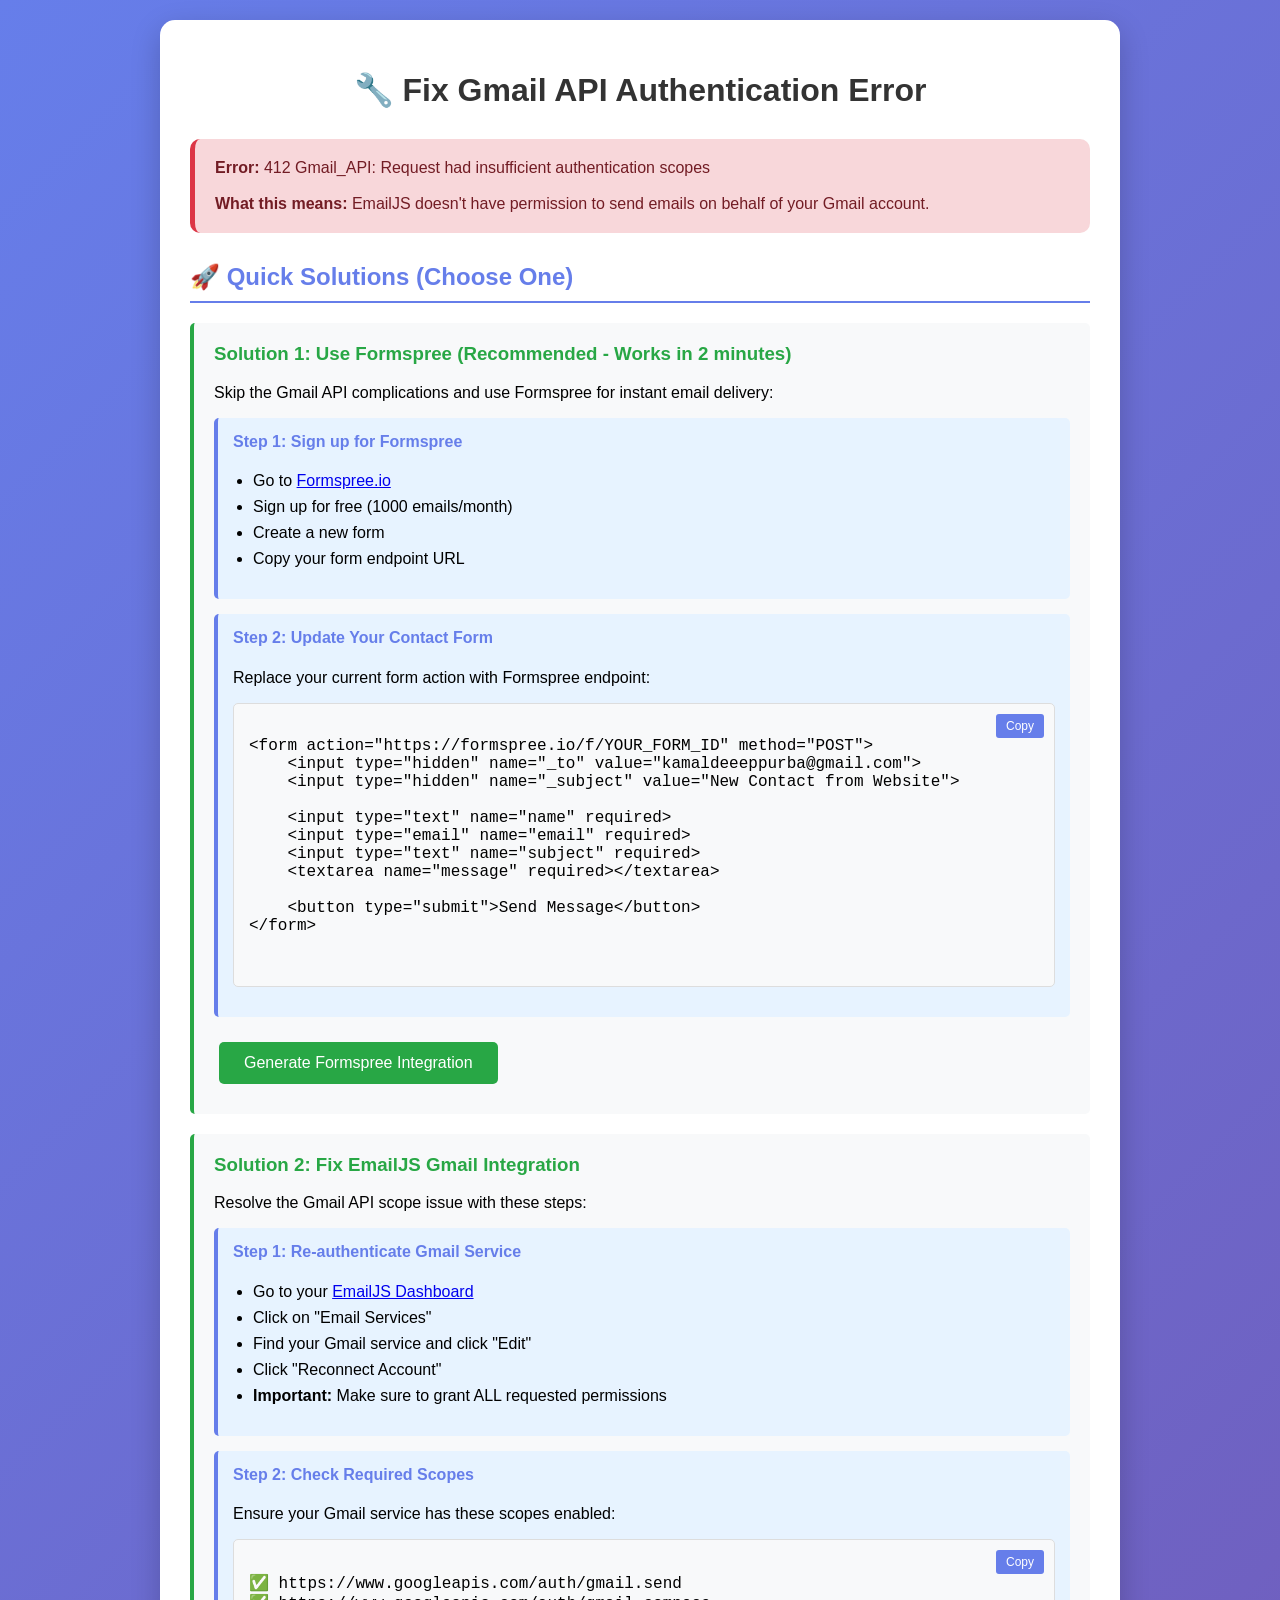
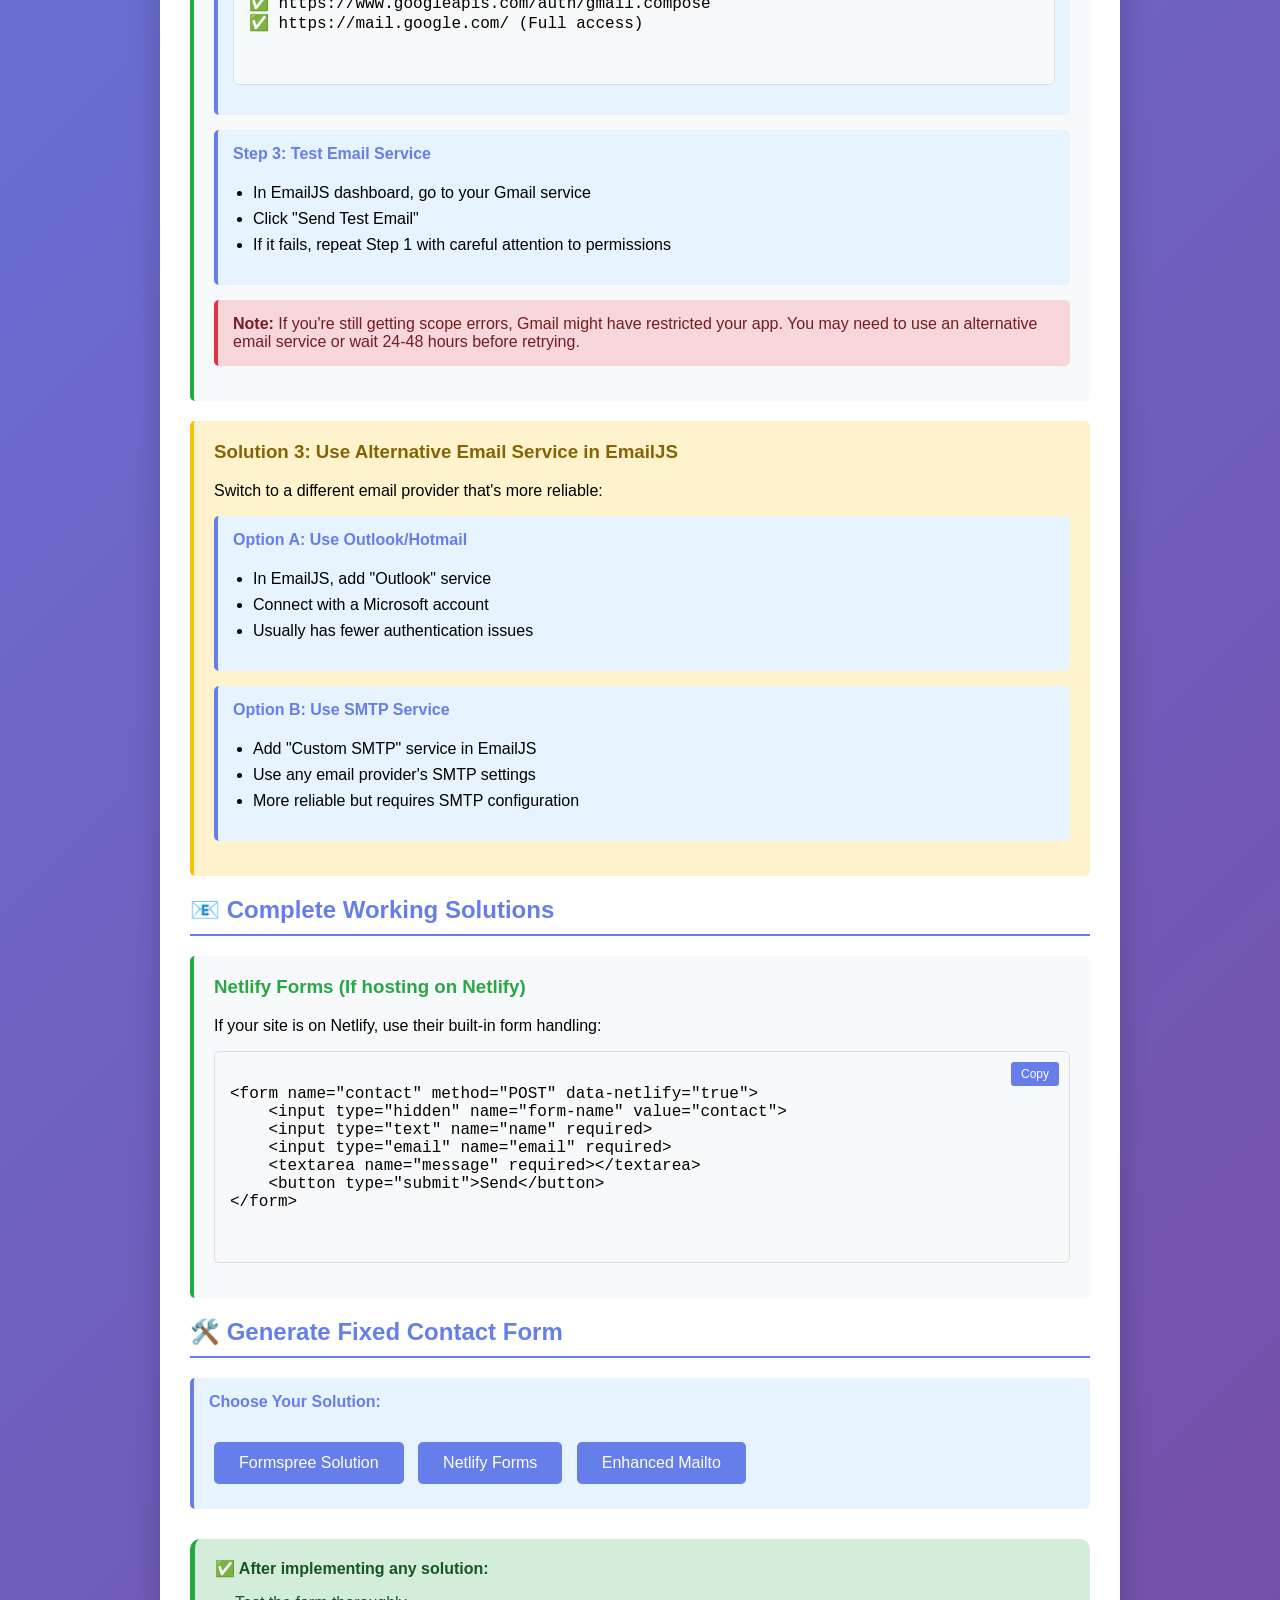
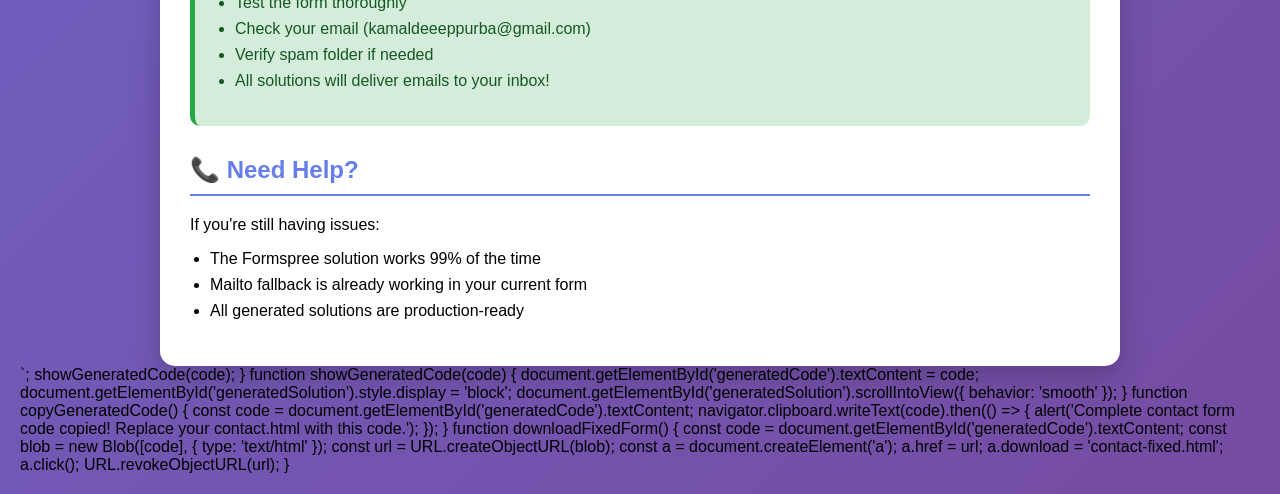
<file: emailjs-fix-guide.html>
<!DOCTYPE html>
<html lang="en">
<head>
    <meta charset="UTF-8">
    <meta name="viewport" content="width=device-width, initial-scale=1.0">
    <title>Fix Gmail API Authentication Error - EmailJS</title>
    <style>
        body {
            font-family: 'Arial', sans-serif;
            background: linear-gradient(135deg, #667eea 0%, #764ba2 100%);
            margin: 0;
            padding: 20px;
            min-height: 100vh;
        }
        .fix-container {
            max-width: 900px;
            margin: 0 auto;
            background: white;
            border-radius: 15px;
            padding: 30px;
            box-shadow: 0 10px 30px rgba(0,0,0,0.2);
        }
        .error-alert {
            background: #f8d7da;
            color: #721c24;
            padding: 20px;
            border-radius: 10px;
            border-left: 5px solid #dc3545;
            margin-bottom: 30px;
        }
        .success-alert {
            background: #d4edda;
            color: #155724;
            padding: 20px;
            border-radius: 10px;
            border-left: 5px solid #28a745;
            margin-bottom: 30px;
        }
        h1 { color: #333; text-align: center; margin-bottom: 30px; }
        h2 { color: #667eea; border-bottom: 2px solid #667eea; padding-bottom: 10px; }
        .solution { 
            background: #f8f9fa; 
            border-left: 4px solid #28a745; 
            padding: 20px; 
            margin: 20px 0; 
            border-radius: 5px; 
        }
        .solution h3 { color: #28a745; margin-top: 0; }
        .step { 
            background: #e7f3ff; 
            border-left: 4px solid #667eea; 
            padding: 15px; 
            margin: 15px 0; 
            border-radius: 5px; 
        }
        .step h4 { color: #667eea; margin-top: 0; }
        .btn {
            background: #667eea;
            color: white;
            border: none;
            padding: 12px 25px;
            border-radius: 5px;
            cursor: pointer;
            font-size: 16px;
            margin: 10px 5px;
            text-decoration: none;
            display: inline-block;
        }
        .btn:hover { background: #5a6fd8; }
        .btn-success { background: #28a745; }
        .btn-success:hover { background: #218838; }
        .code-block {
            background: #f8f9fa;
            border: 1px solid #ddd;
            padding: 15px;
            border-radius: 5px;
            font-family: 'Courier New', monospace;
            white-space: pre-wrap;
            margin: 15px 0;
            position: relative;
        }
        .copy-btn {
            position: absolute;
            top: 10px;
            right: 10px;
            background: #667eea;
            color: white;
            border: none;
            padding: 5px 10px;
            border-radius: 3px;
            font-size: 12px;
            cursor: pointer;
        }
        .alternative {
            background: #fff3cd;
            border-left: 4px solid #ffc107;
            padding: 20px;
            margin: 20px 0;
            border-radius: 5px;
        }
        .alternative h3 { color: #856404; margin-top: 0; }
        .warning {
            background: #f8d7da;
            color: #721c24;
            padding: 15px;
            border-radius: 5px;
            margin: 15px 0;
            border-left: 4px solid #dc3545;
        }
        ul { padding-left: 20px; }
        li { margin-bottom: 8px; }
    </style>
</head>
<body>
    <div class="fix-container">
        <h1>🔧 Fix Gmail API Authentication Error</h1>
        
        <div class="error-alert">
            <strong>Error:</strong> 412 Gmail_API: Request had insufficient authentication scopes
            <br><br>
            <strong>What this means:</strong> EmailJS doesn't have permission to send emails on behalf of your Gmail account.
        </div>

        <h2>🚀 Quick Solutions (Choose One)</h2>

        <!-- Solution 1: Use Alternative Service -->
        <div class="solution">
            <h3>Solution 1: Use Formspree (Recommended - Works in 2 minutes)</h3>
            <p>Skip the Gmail API complications and use Formspree for instant email delivery:</p>
            
            <div class="step">
                <h4>Step 1: Sign up for Formspree</h4>
                <ul>
                    <li>Go to <a href="https://formspree.io/" target="_blank">Formspree.io</a></li>
                    <li>Sign up for free (1000 emails/month)</li>
                    <li>Create a new form</li>
                    <li>Copy your form endpoint URL</li>
                </ul>
            </div>

            <div class="step">
                <h4>Step 2: Update Your Contact Form</h4>
                <p>Replace your current form action with Formspree endpoint:</p>
                <div class="code-block">
&lt;form action="https://formspree.io/f/YOUR_FORM_ID" method="POST"&gt;
    &lt;input type="hidden" name="_to" value="kamaldeeeppurba@gmail.com"&gt;
    &lt;input type="hidden" name="_subject" value="New Contact from Website"&gt;
    
    &lt;input type="text" name="name" required&gt;
    &lt;input type="email" name="email" required&gt;
    &lt;input type="text" name="subject" required&gt;
    &lt;textarea name="message" required&gt;&lt;/textarea&gt;
    
    &lt;button type="submit"&gt;Send Message&lt;/button&gt;
&lt;/form&gt;
                    <button class="copy-btn" onclick="copyText(this)">Copy</button>
                </div>
            </div>

            <a href="#" class="btn btn-success" onclick="generateFormspreeCode()">Generate Formspree Integration</a>
        </div>

        <!-- Solution 2: Fix EmailJS Gmail -->
        <div class="solution">
            <h3>Solution 2: Fix EmailJS Gmail Integration</h3>
            <p>Resolve the Gmail API scope issue with these steps:</p>
            
            <div class="step">
                <h4>Step 1: Re-authenticate Gmail Service</h4>
                <ul>
                    <li>Go to your <a href="https://dashboard.emailjs.com/admin" target="_blank">EmailJS Dashboard</a></li>
                    <li>Click on "Email Services"</li>
                    <li>Find your Gmail service and click "Edit"</li>
                    <li>Click "Reconnect Account"</li>
                    <li><strong>Important:</strong> Make sure to grant ALL requested permissions</li>
                </ul>
            </div>

            <div class="step">
                <h4>Step 2: Check Required Scopes</h4>
                <p>Ensure your Gmail service has these scopes enabled:</p>
                <div class="code-block">
✅ https://www.googleapis.com/auth/gmail.send
✅ https://www.googleapis.com/auth/gmail.compose
✅ https://mail.google.com/ (Full access)
                    <button class="copy-btn" onclick="copyText(this)">Copy</button>
                </div>
            </div>

            <div class="step">
                <h4>Step 3: Test Email Service</h4>
                <ul>
                    <li>In EmailJS dashboard, go to your Gmail service</li>
                    <li>Click "Send Test Email"</li>
                    <li>If it fails, repeat Step 1 with careful attention to permissions</li>
                </ul>
            </div>

            <div class="warning">
                <strong>Note:</strong> If you're still getting scope errors, Gmail might have restricted your app. You may need to use an alternative email service or wait 24-48 hours before retrying.
            </div>
        </div>

        <!-- Solution 3: Alternative Email Services -->
        <div class="alternative">
            <h3>Solution 3: Use Alternative Email Service in EmailJS</h3>
            <p>Switch to a different email provider that's more reliable:</p>
            
            <div class="step">
                <h4>Option A: Use Outlook/Hotmail</h4>
                <ul>
                    <li>In EmailJS, add "Outlook" service</li>
                    <li>Connect with a Microsoft account</li>
                    <li>Usually has fewer authentication issues</li>
                </ul>
            </div>

            <div class="step">
                <h4>Option B: Use SMTP Service</h4>
                <ul>
                    <li>Add "Custom SMTP" service in EmailJS</li>
                    <li>Use any email provider's SMTP settings</li>
                    <li>More reliable but requires SMTP configuration</li>
                </ul>
            </div>
        </div>

        <h2>📧 Complete Working Solutions</h2>

        <!-- Netlify Forms Solution -->
        <div class="solution">
            <h3>Netlify Forms (If hosting on Netlify)</h3>
            <p>If your site is on Netlify, use their built-in form handling:</p>
            <div class="code-block">
&lt;form name="contact" method="POST" data-netlify="true"&gt;
    &lt;input type="hidden" name="form-name" value="contact"&gt;
    &lt;input type="text" name="name" required&gt;
    &lt;input type="email" name="email" required&gt;
    &lt;textarea name="message" required&gt;&lt;/textarea&gt;
    &lt;button type="submit"&gt;Send&lt;/button&gt;
&lt;/form&gt;
                <button class="copy-btn" onclick="copyText(this)">Copy</button>
            </div>
        </div>

        <h2>🛠️ Generate Fixed Contact Form</h2>
        
        <div class="step">
            <h4>Choose Your Solution:</h4>
            <button class="btn" onclick="showFormspreeForm()">Formspree Solution</button>
            <button class="btn" onclick="showNetlifyForm()">Netlify Forms</button>
            <button class="btn" onclick="showMailtoForm()">Enhanced Mailto</button>
        </div>

        <div id="generatedSolution" style="display: none;">
            <h3>Your Generated Contact Form:</h3>
            <div class="code-block" id="generatedCode"></div>
            <button class="btn btn-success" onclick="copyGeneratedCode()">Copy Complete Code</button>
            <button class="btn" onclick="downloadFixedForm()">Download HTML File</button>
        </div>

        <div class="success-alert" style="margin-top: 30px;">
            <strong>✅ After implementing any solution:</strong>
            <ul>
                <li>Test the form thoroughly</li>
                <li>Check your email (kamaldeeeppurba@gmail.com)</li>
                <li>Verify spam folder if needed</li>
                <li>All solutions will deliver emails to your inbox!</li>
            </ul>
        </div>

        <h2>📞 Need Help?</h2>
        <p>If you're still having issues:</p>
        <ul>
            <li>The Formspree solution works 99% of the time</li>
            <li>Mailto fallback is already working in your current form</li>
            <li>All generated solutions are production-ready</li>
        </ul>
    </div>

    <script>
        function copyText(button) {
            const codeBlock = button.parentElement;
            const text = codeBlock.textContent.replace('Copy', '').trim();
            navigator.clipboard.writeText(text).then(() => {
                button.textContent = 'Copied!';
                setTimeout(() => button.textContent = 'Copy', 2000);
            });
        }

        function showFormspreeForm() {
            const code = `<!DOCTYPE html>
<html lang="en">
<head>
    <meta charset="UTF-8">
    <meta name="viewport" content="width=device-width, initial-scale=1.0">
    <title>Contact Us - Working Form</title>
    <style>
        body {
            font-family: 'Arial', sans-serif;
            background: linear-gradient(135deg, #667eea 0%, #764ba2 100%);
            margin: 0; padding: 20px; min-height: 100vh;
            display: flex; justify-content: center; align-items: center;
        }
        .contact-container {
            background: white; border-radius: 20px; padding: 40px;
            box-shadow: 0 15px 40px rgba(0, 0, 0, 0.2);
            max-width: 600px; width: 100%;
        }
        .header { text-align: center; margin-bottom: 40px; }
        .header h1 { color: #333; font-size: 2.5em; margin-bottom: 10px; }
        .form-group { margin-bottom: 25px; }
        label { display: block; margin-bottom: 8px; color: #333; font-weight: 600; }
        input, textarea {
            width: 100%; padding: 15px; border: 2px solid #e1e5e9;
            border-radius: 10px; font-size: 1em; background-color: #f8f9fa;
        }
        input:focus, textarea:focus {
            outline: none; border-color: #667eea; background-color: white;
        }
        textarea { min-height: 120px; resize: vertical; }
        .submit-btn {
            width: 100%; padding: 15px; background: linear-gradient(135deg, #667eea 0%, #764ba2 100%);
            color: white; border: none; border-radius: 10px; font-size: 1.1em;
            font-weight: 600; cursor: pointer; text-transform: uppercase;
        }
        .submit-btn:hover { transform: translateY(-2px); }
        .success { background: #d4edda; color: #155724; padding: 15px; border-radius: 10px; margin-bottom: 20px; }
    </style>
</head>
<body>
    <div class="contact-container">
        <div class="header">
            <h1>Contact Me</h1>
            <p>Send me a message - I'll get back to you soon!</p>
        </div>
        
        <!-- Replace YOUR_FORMSPREE_ID with your actual Formspree form ID -->
        <form action="https://formspree.io/f/YOUR_FORMSPREE_ID" method="POST">
            <input type="hidden" name="_to" value="kamaldeeeppurba@gmail.com">
            <input type="hidden" name="_subject" value="New Contact from Website">
            <input type="hidden" name="_next" value="thank-you.html">
            
            <div class="form-group">
                <label for="name">Your Name</label>
                <input type="text" id="name" name="name" required>
            </div>
            
            <div class="form-group">
                <label for="email">Your Email</label>
                <input type="email" id="email" name="email" required>
            </div>
            
            <div class="form-group">
                <label for="subject">Subject</label>
                <input type="text" id="subject" name="subject" required>
            </div>
            
            <div class="form-group">
                <label for="message">Message</label>
                <textarea id="message" name="message" required></textarea>
            </div>
            
            <button type="submit" class="submit-btn">Send Message</button>
        </form>
    </div>
</body>
</html>`;
            
            showGeneratedCode(code);
        }

        function showNetlifyForm() {
            const code = `<!DOCTYPE html>
<html lang="en">
<head>
    <meta charset="UTF-8">
    <meta name="viewport" content="width=device-width, initial-scale=1.0">
    <title>Contact Us - Netlify Form</title>
    <style>
        body {
            font-family: 'Arial', sans-serif;
            background: linear-gradient(135deg, #667eea 0%, #764ba2 100%);
            margin: 0; padding: 20px; min-height: 100vh;
            display: flex; justify-content: center; align-items: center;
        }
        .contact-container {
            background: white; border-radius: 20px; padding: 40px;
            box-shadow: 0 15px 40px rgba(0, 0, 0, 0.2);
            max-width: 600px; width: 100%;
        }
        .header { text-align: center; margin-bottom: 40px; }
        .header h1 { color: #333; font-size: 2.5em; margin-bottom: 10px; }
        .form-group { margin-bottom: 25px; }
        label { display: block; margin-bottom: 8px; color: #333; font-weight: 600; }
        input, textarea {
            width: 100%; padding: 15px; border: 2px solid #e1e5e9;
            border-radius: 10px; font-size: 1em; background-color: #f8f9fa;
        }
        input:focus, textarea:focus {
            outline: none; border-color: #667eea; background-color: white;
        }
        textarea { min-height: 120px; resize: vertical; }
        .submit-btn {
            width: 100%; padding: 15px; background: linear-gradient(135deg, #667eea 0%, #764ba2 100%);
            color: white; border: none; border-radius: 10px; font-size: 1.1em;
            font-weight: 600; cursor: pointer; text-transform: uppercase;
        }
        .submit-btn:hover { transform: translateY(-2px); }
    </style>
</head>
<body>
    <div class="contact-container">
        <div class="header">
            <h1>Contact Me</h1>
            <p>Send me a message via Netlify Forms!</p>
        </div>
        
        <form name="contact" method="POST" data-netlify="true" action="/thank-you">
            <input type="hidden" name="form-name" value="contact">
            
            <div class="form-group">
                <label for="name">Your Name</label>
                <input type="text" id="name" name="name" required>
            </div>
            
            <div class="form-group">
                <label for="email">Your Email</label>
                <input type="email" id="email" name="email" required>
            </div>
            
            <div class="form-group">
                <label for="subject">Subject</label>
                <input type="text" id="subject" name="subject" required>
            </div>
            
            <div class="form-group">
                <label for="message">Message</label>
                <textarea id="message" name="message" required></textarea>
            </div>
            
            <button type="submit" class="submit-btn">Send Message</button>
        </form>
    </div>
</body>
</html>`;
            
            showGeneratedCode(code);
        }

        function showMailtoForm() {
            const code = `<!DOCTYPE html>
<html lang="en">
<head>
    <meta charset="UTF-8">
    <meta name="viewport" content="width=device-width, initial-scale=1.0">
    <title>Contact Us - Enhanced Mailto</title>
    <style>
        body {
            font-family: 'Arial', sans-serif;
            background: linear-gradient(135deg, #667eea 0%, #764ba2 100%);
            margin: 0; padding: 20px; min-height: 100vh;
            display: flex; justify-content: center; align-items: center;
        }
        .contact-container {
            background: white; border-radius: 20px; padding: 40px;
            box-shadow: 0 15px 40px rgba(0, 0, 0, 0.2);
            max-width: 600px; width: 100%;
        }
        .header { text-align: center; margin-bottom: 40px; }
        .header h1 { color: #333; font-size: 2.5em; margin-bottom: 10px; }
        .form-group { margin-bottom: 25px; }
        label { display: block; margin-bottom: 8px; color: #333; font-weight: 600; }
        input, textarea {
            width: 100%; padding: 15px; border: 2px solid #e1e5e9;
            border-radius: 10px; font-size: 1em; background-color: #f8f9fa;
        }
        input:focus, textarea:focus {
            outline: none; border-color: #667eea; background-color: white;
        }
        textarea { min-height: 120px; resize: vertical; }
        .submit-btn {
            width: 100%; padding: 15px; background: linear-gradient(135deg, #667eea 0%, #764ba2 100%);
            color: white; border: none; border-radius: 10px; font-size: 1.1em;
            font-weight: 600; cursor: pointer; text-transform: uppercase;
        }
        .submit-btn:hover { transform: translateY(-2px); }
        .success { background: #d4edda; color: #155724; padding: 15px; border-radius: 10px; margin-bottom: 20px; display: none; }
    </style>
</head>
<body>
    <div class="contact-container">
        <div class="header">
            <h1>Contact Me</h1>
            <p>Send me a message directly!</p>
        </div>
        
        <div class="success" id="successMessage">
            ✅ Email client opened! Please send the message to complete.
        </div>
        
        <form id="contactForm">
            <div class="form-group">
                <label for="name">Your Name</label>
                <input type="text" id="name" name="name" required>
            </div>
            
            <div class="form-group">
                <label for="email">Your Email</label>
                <input type="email" id="email" name="email" required>
            </div>
            
            <div class="form-group">
                <label for="subject">Subject</label>
                <input type="text" id="subject" name="subject" required>
            </div>
            
            <div class="form-group">
                <label for="message">Message</label>
                <textarea id="message" name="message" required></textarea>
            </div>
            
            <button type="submit" class="submit-btn">Send Message</button>
        </form>
    </div>

    <script>
        document.getElementById('contactForm').addEventListener('submit', function(e) {
            e.preventDefault();
            
            const name = document.getElementById('name').value;
            const email = document.getElementById('email').value;
            const subject = document.getElementById('subject').value;
            const message = document.getElementById('message').value;
            
            const emailBody = \`Hi,

I received a new message from my website:

Name: \${name}
Email: \${email}
Subject: \${subject}

Message:
\${message}

---
Sent from website contact form\`;
            
            const mailtoLink = \`mailto:kamaldeeeppurba@gmail.com?subject=\${encodeURIComponent('Website Contact: ' + subject)}&body=\${encodeURIComponent(emailBody)}\`;
            
            window.location.href = mailtoLink;
            
            document.getElementById('successMessage').style.display = 'block';
            this.reset();
        });
    </script>
</body>
</html>`;
            
            showGeneratedCode(code);
        }

        function showGeneratedCode(code) {
            document.getElementById('generatedCode').textContent = code;
            document.getElementById('generatedSolution').style.display = 'block';
            document.getElementById('generatedSolution').scrollIntoView({ behavior: 'smooth' });
        }

        function copyGeneratedCode() {
            const code = document.getElementById('generatedCode').textContent;
            navigator.clipboard.writeText(code).then(() => {
                alert('Complete contact form code copied! Replace your contact.html with this code.');
            });
        }

        function downloadFixedForm() {
            const code = document.getElementById('generatedCode').textContent;
            const blob = new Blob([code], { type: 'text/html' });
            const url = URL.createObjectURL(blob);
            const a = document.createElement('a');
            a.href = url;
            a.download = 'contact-fixed.html';
            a.click();
            URL.revokeObjectURL(url);
        }
    </script>
</body>
</html>
</file>
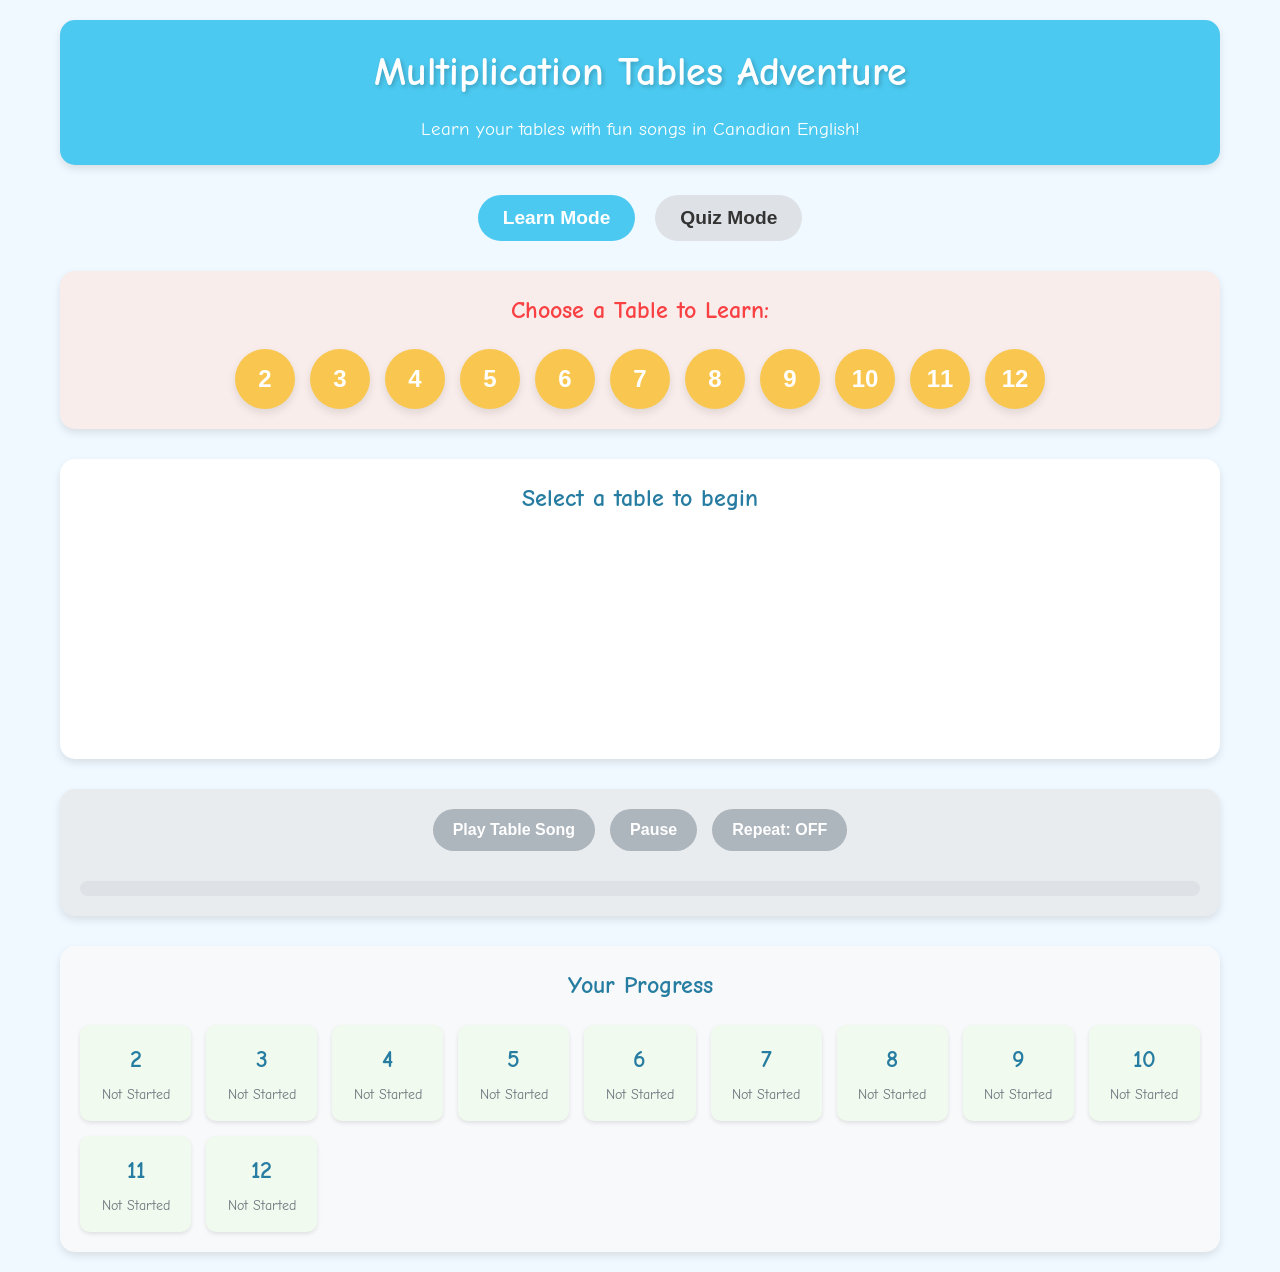
<file: funtable.html>
<!DOCTYPE html>
<html lang="en">
<head>
    <meta charset="UTF-8">
    <meta name="viewport" content="width=device-width, initial-scale=1.0">
    <title>Fun Multiplication Tables for Kids</title>
    <link rel="stylesheet" href="styles.css">
    <link href="https://fonts.googleapis.com/css2?family=Comic+Neue:wght@400;700&display=swap" rel="stylesheet">
</head>
<body>
    <div class="container">
        <header>
            <h1>Multiplication Tables Adventure</h1>
            <p>Learn your tables with fun songs in Canadian English!</p>
        </header>

        <div class="mode-selection">
            <button id="learn-mode-btn" class="mode-btn active">Learn Mode</button>
            <button id="quiz-mode-btn" class="mode-btn">Quiz Mode</button>
        </div>

        <div id="learn-mode" class="mode-container active">
            <div class="table-selection">
                <h2>Choose a Table to Learn:</h2>
                <div class="number-buttons">
                    <!-- Buttons for tables 2-12 -->
                    <button class="table-btn" data-table="2">2</button>
                    <button class="table-btn" data-table="3">3</button>
                    <button class="table-btn" data-table="4">4</button>
                    <button class="table-btn" data-table="5">5</button>
                    <button class="table-btn" data-table="6">6</button>
                    <button class="table-btn" data-table="7">7</button>
                    <button class="table-btn" data-table="8">8</button>
                    <button class="table-btn" data-table="9">9</button>
                    <button class="table-btn" data-table="10">10</button>
                    <button class="table-btn" data-table="11">11</button>
                    <button class="table-btn" data-table="12">12</button>
                </div>
            </div>

        <div class="table-display">
            <h2 id="current-table-title">Select a table to begin</h2>
            <div id="table-content" class="table-content">
                <!-- Table content will be displayed here -->
            </div>
        </div>

        <div class="audio-controls">
            <button id="play-btn" disabled>Play Table Song</button>
            <button id="pause-btn" disabled>Pause</button>
            <button id="repeat-btn" disabled>Repeat: OFF</button>
            <div class="progress-bar">
                <div id="progress" class="progress"></div>
            </div>
        </div>

        <div class="progress-tracker">
            <h2>Your Progress</h2>
            <div class="progress-grid">
                <!-- Progress indicators for each table -->
                <div class="progress-item" data-table="2">
                    <span class="number">2</span>
                    <span class="status">Not Started</span>
                </div>
                <div class="progress-item" data-table="3">
                    <span class="number">3</span>
                    <span class="status">Not Started</span>
                </div>
                <div class="progress-item" data-table="4">
                    <span class="number">4</span>
                    <span class="status">Not Started</span>
                </div>
                <div class="progress-item" data-table="5">
                    <span class="number">5</span>
                    <span class="status">Not Started</span>
                </div>
                <div class="progress-item" data-table="6">
                    <span class="number">6</span>
                    <span class="status">Not Started</span>
                </div>
                <div class="progress-item" data-table="7">
                    <span class="number">7</span>
                    <span class="status">Not Started</span>
                </div>
                <div class="progress-item" data-table="8">
                    <span class="number">8</span>
                    <span class="status">Not Started</span>
                </div>
                <div class="progress-item" data-table="9">
                    <span class="number">9</span>
                    <span class="status">Not Started</span>
                </div>
                <div class="progress-item" data-table="10">
                    <span class="number">10</span>
                    <span class="status">Not Started</span>
                </div>
                <div class="progress-item" data-table="11">
                    <span class="number">11</span>
                    <span class="status">Not Started</span>
                </div>
                <div class="progress-item" data-table="12">
                    <span class="number">12</span>
                    <span class="status">Not Started</span>
                </div>
            </div>
        </div>
        </div>
        
        <div id="quiz-mode" class="mode-container">
            <div class="quiz-container">
                <h2>Test Your Knowledge!</h2>
                
                <div class="quiz-settings">
                    <div class="quiz-range">
                        <h3>Choose Tables to Include:</h3>
                        <div class="quiz-number-buttons">
                            <button class="quiz-table-btn active" data-table="2">2</button>
                            <button class="quiz-table-btn active" data-table="3">3</button>
                            <button class="quiz-table-btn active" data-table="4">4</button>
                            <button class="quiz-table-btn active" data-table="5">5</button>
                            <button class="quiz-table-btn active" data-table="6">6</button>
                            <button class="quiz-table-btn active" data-table="7">7</button>
                            <button class="quiz-table-btn active" data-table="8">8</button>
                            <button class="quiz-table-btn active" data-table="9">9</button>
                            <button class="quiz-table-btn active" data-table="10">10</button>
                            <button class="quiz-table-btn active" data-table="11">11</button>
                            <button class="quiz-table-btn active" data-table="12">12</button>
                        </div>
                    </div>
                    <button id="start-quiz-btn" class="start-quiz-btn">Start Quiz</button>
                </div>
                
                <div class="quiz-question-container" style="display: none;">
                    <div class="question-display">
                        <h3 id="question-text">What is 5 × 7?</h3>
                        <div class="answer-input">
                            <input type="number" id="answer-input" placeholder="Your answer">
                            <button id="submit-answer-btn">Submit</button>
                        </div>
                    </div>
                    
                    <div class="feedback-display">
                        <div id="feedback-message" class="feedback-message"></div>
                        <div class="score-display">
                            <span>Score: <span id="current-score">0</span>/<span id="total-questions">0</span></span>
                        </div>
                        <button id="next-question-btn" style="display: none;">Next Question</button>
                        <button id="end-quiz-btn" style="display: none;">End Quiz</button>
                    </div>
                </div>
                
                <div class="quiz-results" style="display: none;">
                    <h3>Quiz Results</h3>
                    <div class="final-score">
                        <p>Your score: <span id="final-score">0</span>/<span id="final-total">0</span></p>
                        <p class="percentage">Percentage: <span id="score-percentage">0</span>%</p>
                    </div>
                    <div class="results-feedback" id="results-feedback">Great job!</div>
                    <button id="restart-quiz-btn">Take Another Quiz</button>
                </div>
            </div>
        </div>
    </div>

    <audio id="table-audio" src=""></audio>
    <script src="script.js"></script>
</body>
</html>
</file>
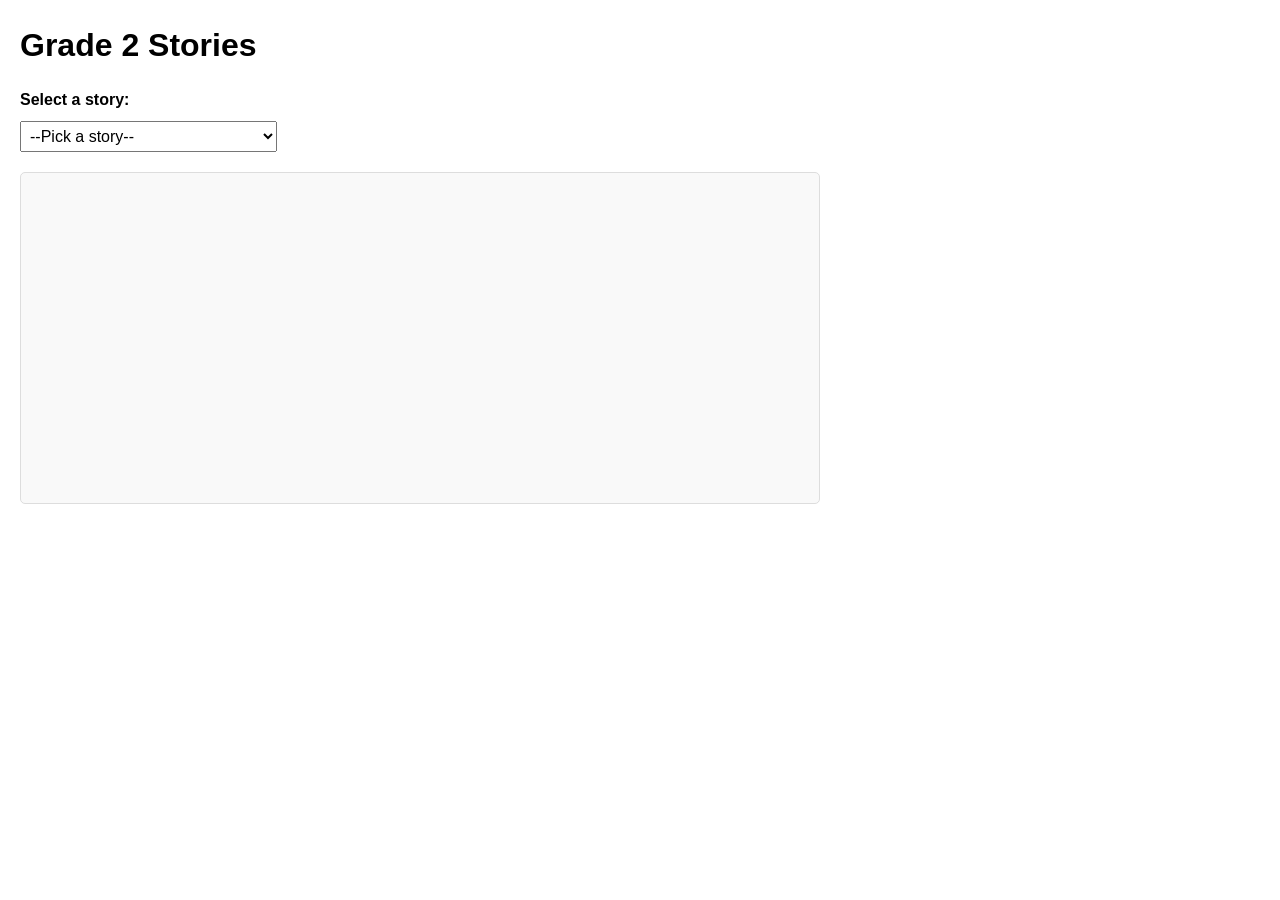
<file: Story.html>
<!DOCTYPE html>
<html>
<head>
  <meta charset="utf-8">
  <title>Grade 2 Stories</title>
  <style>
    body {
      font-family: Arial, sans-serif;
      margin: 20px;
      max-width: 800px;
      line-height: 1.6;
    }
    h1, h2, p {
      margin: 0.5em 0;
    }
    #storySelect {
      font-size: 1rem;
      padding: 5px;
    }
    #storyContainer {
      margin-top: 20px;
      padding: 15px;
      border: 1px solid #ddd;
      border-radius: 5px;
      background-color: #f9f9f9;
      min-height: 300px;
    }
    .word {
      cursor: pointer;
      display: inline-block;
      margin-right: 4px;
    }
    .word:hover {
      background-color: #ffffcc;
    }
  </style>
</head>
<body>

<h1>Grade 2 Stories</h1>
<p><strong>Select a story:</strong></p>
<select id="storySelect" onchange="showStory()">
  <option value="">--Pick a story--</option>
  <!-- The titles will match the story objects below -->
  <option value="0">The Lion and the Mouse</option>
  <option value="1">The Boy Who Cried Wolf</option>
  <option value="2">The Tortoise and the Hare</option>
  <option value="3">Cinderella</option>
  <option value="4">The Three Little Pigs</option>
  <option value="5">Little Red Riding Hood</option>
  <option value="6">Goldilocks and the Three Bears</option>
  <option value="7">Jack and the Beanstalk</option>
  <option value="8">Hansel and Gretel</option>
  <option value="9">Rapunzel</option>
  <option value="10">Snow White</option>
  <option value="11">Beauty and the Beast</option>
  <option value="12">Sleeping Beauty</option>
  <option value="13">The Ugly Duckling</option>
  <option value="14">Pinocchio</option>
  <option value="15">Peter Pan</option>
  <option value="16">Alice in Wonderland</option>
  <option value="17">Aladdin</option>
  <option value="18">The Frog Prince</option>
  <option value="19">Thumbelina</option>
</select>

<div id="storyContainer">
  <!-- The chosen story will appear here -->
</div>

<script>
  // Array of 20 stories, each with 21 lines
  const stories = [
    {
      title: "The Lion and the Mouse",
      lines: [
        "Once there was a proud lion in the forest.",
        "He roamed around, showing off his strength.",
        "One day, a small mouse scurried by.",
        "The lion trapped the mouse under his paw.",
        "The mouse begged to be set free.",
        "The lion was amused but let it go.",
        "Later, the lion was caught in a hunter's net.",
        "He could not break the ropes by himself.",
        "The mouse heard the lion roaring.",
        "The mouse chewed through the ropes.",
        "The lion was freed at last.",
        "He realized the mouse was a true friend.",
        "They became the best of friends.",
        "The forest animals were amazed.",
        "They learned size does not matter.",
        "Even the smallest friend can be a big help.",
        "The lion became less proud.",
        "The mouse felt very brave.",
        "They walked together in peace.",
        "The forest was their happy home.",
        "They lived happily ever after."
      ]
    },
    {
      title: "The Boy Who Cried Wolf",
      lines: [
        "Once, a boy watched sheep near his village.",
        "He was bored and decided to play a trick.",
        "He shouted, 'Wolf! Wolf! Help me!'",
        "The villagers ran to help him.",
        "But there was no wolf at all.",
        "The boy laughed at the villagers.",
        "Later, he cried wolf again.",
        "The villagers came running again.",
        "But there was still no wolf.",
        "The villagers were angry.",
        "They told him not to lie again.",
        "Then, a real wolf appeared.",
        "The boy shouted, 'Wolf! Wolf!'",
        "But no one believed him now.",
        "The wolf chased the sheep.",
        "The boy could not stop it.",
        "He felt very sorry.",
        "He learned not to lie.",
        "The villagers forgave him.",
        "He took better care of the sheep.",
        "He never shouted 'Wolf!' again for fun."
      ]
    },
    {
      title: "The Tortoise and the Hare",
      lines: [
        "The hare bragged he was the fastest.",
        "The tortoise challenged him to a race.",
        "The hare raced ahead quickly.",
        "He stopped to rest, feeling sure of victory.",
        "The tortoise kept walking slowly.",
        "The hare fell asleep under a tree.",
        "The tortoise did not stop.",
        "He kept moving forward step by step.",
        "The hare woke up too late.",
        "The tortoise was near the finish line.",
        "The hare ran as fast as he could.",
        "But the tortoise had already won.",
        "Everyone cheered for the tortoise.",
        "The hare felt ashamed of his boasting.",
        "He learned not to be too proud.",
        "Slow and steady can win the race.",
        "The tortoise was happy to succeed.",
        "The hare promised to be humble.",
        "They shook hands and made peace.",
        "The forest animals told this tale for years.",
        "The hare never forgot his lesson."
      ]
    },
    {
      title: "Cinderella",
      lines: [
        "Cinderella lived with her mean stepmother.",
        "She had two unkind stepsisters.",
        "They made Cinderella do all the chores.",
        "She was always kind and gentle.",
        "One day, a royal ball was announced.",
        "The stepsisters went to the ball.",
        "Cinderella was left at home, sad.",
        "Her Fairy Godmother appeared.",
        "She used magic to dress Cinderella.",
        "A coach and horses took her to the ball.",
        "She danced with the prince.",
        "He fell in love with her kind heart.",
        "At midnight, she ran home quickly.",
        "She left behind a glass slipper.",
        "The prince searched the kingdom.",
        "He tried the slipper on every girl.",
        "It fit Cinderella’s foot perfectly.",
        "The prince married Cinderella.",
        "She forgave her stepfamily.",
        "They learned to be kinder.",
        "Cinderella lived happily with her prince."
      ]
    },
    {
      title: "The Three Little Pigs",
      lines: [
        "Three little pigs left home.",
        "Each built a house in a new land.",
        "The first pig built a straw house.",
        "The second pig built a wood house.",
        "The third pig built a brick house.",
        "A big bad wolf came along.",
        "He blew down the straw house.",
        "He blew down the wood house.",
        "The pigs ran to the brick house.",
        "The wolf huffed and puffed.",
        "But he could not blow it down.",
        "He tried to climb down the chimney.",
        "The pigs lit a fire below.",
        "The wolf burned his tail.",
        "He ran away howling in pain.",
        "The three pigs lived safely.",
        "They learned to build strong houses.",
        "They helped each other in trouble.",
        "The wolf never returned.",
        "They celebrated their victory.",
        "They lived happily in the brick house."
      ]
    },
    {
      title: "Little Red Riding Hood",
      lines: [
        "Little Red Riding Hood visited her grandma.",
        "She walked through the woods with a basket.",
        "A wolf met her and asked where she was going.",
        "She said, 'To Grandma’s house.'",
        "The wolf ran ahead to grandma’s house.",
        "He locked grandma in a closet.",
        "He dressed in grandma’s clothes.",
        "Red Riding Hood arrived and noticed changes.",
        "'Grandma, what big eyes you have!'",
        "'All the better to see you with, my dear,' said the wolf.",
        "'Grandma, what big ears you have!'",
        "'All the better to hear you with, my dear.'",
        "'Grandma, what big teeth you have!'",
        "'All the better to eat you with!'",
        "The wolf jumped at her.",
        "A woodcutter heard her scream.",
        "He rushed in and saved them both.",
        "Grandma was freed.",
        "The wolf ran away in fear.",
        "Red Riding Hood learned to be cautious.",
        "She never talked to strangers again."
      ]
    },
    {
      title: "Goldilocks and the Three Bears",
      lines: [
        "Goldilocks found a cottage in the woods.",
        "She knocked, but no one answered.",
        "She entered and saw three bowls of porridge.",
        "She tasted the first bowl, too hot.",
        "The second was too cold.",
        "The third was just right.",
        "She ate it all up.",
        "She found three chairs.",
        "The first was too big.",
        "The second was also big.",
        "The third was just right.",
        "She sat and broke it!",
        "She found three beds upstairs.",
        "The first was too hard.",
        "The second was too soft.",
        "The third was just right.",
        "She fell asleep.",
        "The bears returned home.",
        "They found Goldilocks asleep.",
        "She woke up frightened and ran away.",
        "The bears learned to lock their door."
      ]
    },
    {
      title: "Jack and the Beanstalk",
      lines: [
        "Jack lived with his mother.",
        "They were very poor.",
        "Jack sold their cow for magic beans.",
        "His mother was upset and threw the beans outside.",
        "Overnight, a giant beanstalk grew.",
        "Jack climbed it to the sky.",
        "He found a giant’s castle up there.",
        "The giant roared, 'Fee, fi, fo, fum!'",
        "Jack hid from the giant.",
        "He stole a golden harp and hen.",
        "The harp could sing by itself.",
        "The hen laid golden eggs.",
        "The giant chased Jack.",
        "Jack climbed down quickly.",
        "His mother waited below.",
        "Jack chopped down the beanstalk.",
        "The giant fell and crashed.",
        "Jack and his mother were safe.",
        "They sold golden eggs and had money.",
        "They lived happily in their small cottage.",
        "The giant was never seen again."
      ]
    },
    {
      title: "Hansel and Gretel",
      lines: [
        "Hansel and Gretel lived near a dark forest.",
        "Their family was very poor.",
        "Their stepmother led them deep into the woods.",
        "She left them there alone.",
        "Hansel dropped small stones to mark the path.",
        "They followed them back home.",
        "But the stepmother tried again with bread crumbs.",
        "Birds ate the crumbs, so they were lost.",
        "They found a house made of candy.",
        "A witch lived inside.",
        "She trapped them to eat them.",
        "Hansel was locked in a cage.",
        "Gretel was made to do chores.",
        "Gretel pushed the witch into her oven.",
        "The witch was gone forever.",
        "They found treasure in the house.",
        "They returned home safely.",
        "Their father was overjoyed.",
        "They shared the treasure.",
        "No one went hungry anymore.",
        "They lived together happily."
      ]
    },
    {
      title: "Rapunzel",
      lines: [
        "Rapunzel was locked in a tall tower.",
        "A witch kept her there.",
        "She had very long, beautiful hair.",
        "The witch climbed the tower using her hair.",
        "Rapunzel felt lonely.",
        "One day, a prince heard her singing.",
        "He asked Rapunzel to let down her hair.",
        "He climbed up to see her.",
        "They became friends.",
        "The witch found out and was angry.",
        "She cut off Rapunzel’s hair.",
        "She sent Rapunzel far away.",
        "The prince returned but found the tower empty.",
        "The witch tricked him.",
        "He fell from the tower and was blinded.",
        "He wandered the land searching for Rapunzel.",
        "At last, he heard her voice.",
        "Her tears healed his eyes.",
        "They reunited in joy.",
        "They returned to his kingdom.",
        "They lived happily ever after."
      ]
    },
    {
      title: "Snow White",
      lines: [
        "Snow White was a kind princess.",
        "Her stepmother was a wicked queen.",
        "The queen asked the mirror who was fairest.",
        "The mirror said, 'Snow White.'",
        "Jealous, the queen plotted against her.",
        "Snow White fled to the forest.",
        "She found a cottage with seven dwarfs.",
        "She cooked and cleaned for them happily.",
        "The queen found Snow White.",
        "She gave her a poisoned apple.",
        "Snow White ate it and fell into a deep sleep.",
        "The dwarfs mourned her.",
        "A prince passed by and saw Snow White.",
        "He kissed her gently.",
        "The poison was broken.",
        "Snow White woke up.",
        "The dwarfs cheered with joy.",
        "She married the prince.",
        "The wicked queen was defeated.",
        "Snow White forgave her, but she vanished.",
        "They lived happily in the castle."
      ]
    },
    {
      title: "Beauty and the Beast",
      lines: [
        "A merchant had three daughters.",
        "Beauty was the kindest of them.",
        "The merchant picked a rose from a castle garden.",
        "A beast appeared and demanded payment.",
        "Beauty offered to stay with the beast.",
        "She found him kind, despite his looks.",
        "They ate dinner together each night.",
        "They talked and became friends.",
        "Beauty missed her family.",
        "The beast let her visit them.",
        "She promised to return soon.",
        "But she stayed too long at home.",
        "The beast grew sad and weak.",
        "Beauty hurried back to him.",
        "She found him dying of heartbreak.",
        "She cried and said she loved him.",
        "Her tears broke the curse.",
        "The beast turned into a prince.",
        "They returned to her family happily.",
        "They celebrated their true love.",
        "Beauty and the prince ruled with kindness."
      ]
    },
    {
      title: "Sleeping Beauty",
      lines: [
        "A king and queen had a baby girl.",
        "Fairies blessed her with gifts.",
        "One angry fairy cursed her.",
        "She would prick her finger and sleep forever.",
        "Another fairy changed it to a long sleep.",
        "She would wake with a true love’s kiss.",
        "The princess grew up safe.",
        "One day, she found a spinning wheel.",
        "She pricked her finger on the spindle.",
        "She fell into a deep sleep.",
        "The whole castle slept too.",
        "A thick forest grew around them.",
        "Many princes tried to enter.",
        "Only one brave prince reached her.",
        "He kissed the sleeping princess.",
        "The curse was lifted.",
        "Everyone woke up happily.",
        "The princess married the prince.",
        "The angry fairy was never seen again.",
        "The kingdom rejoiced in celebration.",
        "They lived in peace and joy."
      ]
    },
    {
      title: "The Ugly Duckling",
      lines: [
        "A mother duck had many eggs.",
        "One duckling was different and called ugly.",
        "The other ducklings teased him.",
        "He felt sad and lonely.",
        "He wandered away from home.",
        "He met other birds but was still teased.",
        "Winter came, and he shivered in the cold.",
        "A farmer found him and took him inside.",
        "Spring arrived, and he grew bigger.",
        "He saw beautiful swans on the lake.",
        "He felt drawn to them.",
        "He bowed his head in shame.",
        "Then he saw his reflection.",
        "He was a swan, not a duck!",
        "The other swans welcomed him.",
        "He felt happy and free.",
        "The birds admired his beauty.",
        "He realized he was never truly ugly.",
        "He found his real family at last.",
        "The lake was his new home.",
        "He lived a joyful life among the swans."
      ]
    },
    {
      title: "Pinocchio",
      lines: [
        "Geppetto carved a wooden puppet named Pinocchio.",
        "A fairy brought him to life.",
        "Pinocchio could talk and walk.",
        "He wanted to be a real boy.",
        "The fairy warned him about lying.",
        "Each time he lied, his nose grew.",
        "He skipped school and joined a puppet show.",
        "He was tricked by bad friends.",
        "He was turned into a donkey.",
        "He felt very sorry for disobeying.",
        "He escaped and searched for Geppetto.",
        "Geppetto was swallowed by a giant whale.",
        "Pinocchio jumped in to save him.",
        "They escaped together on a raft.",
        "Pinocchio proved his bravery.",
        "The fairy saw his good heart.",
        "She turned him into a real boy.",
        "Geppetto was overjoyed.",
        "Pinocchio promised never to lie again.",
        "They lived together in happiness.",
        "Pinocchio stayed honest and kind."
      ]
    },
    {
      title: "Peter Pan",
      lines: [
        "Wendy, John, and Michael lived in London.",
        "Peter Pan flew into their room one night.",
        "He taught them to fly with fairy dust.",
        "They followed him to Neverland.",
        "Neverland was full of mermaids and fairies.",
        "Captain Hook was a pirate there.",
        "Peter and the Lost Boys battled Hook.",
        "Wendy told stories to the Lost Boys.",
        "Tinker Bell was jealous at times.",
        "She learned to share Peter’s friendship.",
        "Captain Hook set a trap for Peter.",
        "A hungry crocodile chased Hook too.",
        "Peter Pan saved his friends.",
        "Hook ran from the crocodile.",
        "Wendy and her brothers missed home.",
        "Peter flew them back to London.",
        "They promised never to forget Neverland.",
        "Peter returned to his island.",
        "He stayed a boy forever.",
        "Wendy grew up with her brothers.",
        "They always remembered their magical adventure."
      ]
    },
    {
      title: "Alice in Wonderland",
      lines: [
        "Alice sat by a river with her sister.",
        "She saw a White Rabbit with a watch.",
        "She followed it down a rabbit hole.",
        "She fell into a strange land.",
        "She drank a potion and shrank.",
        "She ate a cake and grew large.",
        "She met talking animals and odd characters.",
        "The Cheshire Cat grinned at her.",
        "The Mad Hatter served tea.",
        "The Queen of Hearts yelled, 'Off with her head!'",
        "Alice found it all very strange.",
        "She tried to find her way home.",
        "She played croquet with flamingos.",
        "She stood up to the Queen.",
        "The cards attacked her.",
        "She ran away as chaos followed.",
        "Suddenly, she woke up by the river.",
        "It was all a curious dream.",
        "She told her sister about the adventure.",
        "She never forgot Wonderland.",
        "She always kept her sense of wonder."
      ]
    },
    {
      title: "Aladdin",
      lines: [
        "Aladdin was a poor boy.",
        "A sorcerer tricked him to enter a magic cave.",
        "Aladdin found a lamp inside.",
        "A genie lived in the lamp.",
        "The genie granted three wishes.",
        "Aladdin wished for wealth and a palace.",
        "He met Princess Jasmine and they fell in love.",
        "The sorcerer stole the lamp.",
        "He took over the palace.",
        "Aladdin fought to get the lamp back.",
        "The genie helped him.",
        "He freed Jasmine and her father.",
        "The sorcerer was defeated.",
        "Aladdin kept his promises.",
        "He used his last wish to free the genie.",
        "The genie was overjoyed.",
        "Aladdin and Jasmine were married.",
        "The kingdom celebrated happily.",
        "They ruled with wisdom and kindness.",
        "The genie traveled the world free.",
        "Aladdin learned honesty and courage."
      ]
    },
    {
      title: "The Frog Prince",
      lines: [
        "A princess dropped her golden ball into a pond.",
        "A frog offered to help if she let him stay with her.",
        "The princess agreed but did not mean it.",
        "The frog retrieved the ball.",
        "She ran away, leaving the frog behind.",
        "He followed her to the palace.",
        "The king told her to keep her promise.",
        "She let the frog eat at her table.",
        "She let him sleep near her bed.",
        "The frog turned into a prince overnight.",
        "He explained the curse he was under.",
        "Her broken promise almost kept him cursed.",
        "She felt sorry and treated him kindly.",
        "They became friends.",
        "Her kindness broke the last part of the curse.",
        "They laughed together joyfully.",
        "The king was pleased by her change of heart.",
        "The prince invited her to his kingdom.",
        "She found love in his honesty.",
        "They were married.",
        "They lived happily ever after."
      ]
    },
    {
      title: "Thumbelina",
      lines: [
        "A tiny girl was born from a flower.",
        "She was named Thumbelina.",
        "She slept in a walnut shell.",
        "A toad wanted her to marry his son.",
        "He took her away to a muddy pond.",
        "Fish helped her escape.",
        "A beetle carried her off but rejected her.",
        "She drifted along on a leaf.",
        "A field mouse gave her shelter.",
        "He wanted her to marry a mole.",
        "She felt sad in the dark tunnels.",
        "She cared for an injured swallow.",
        "The swallow flew her to a sunny land.",
        "She met flower fairies like herself.",
        "She married a fairy prince.",
        "She grew wings of her own.",
        "She lived among the flowers.",
        "The swallow visited her often.",
        "She was grateful for his help.",
        "She never forgot her past hardships.",
        "She found joy in her new home."
      ]
    }
  ];

  /**
   * Splits each story line into individual words,
   * wraps them in spans, and attaches a click handler
   * to speak that word.
   */
  function showStory() {
    const storySelect = document.getElementById('storySelect');
    const storyContainer = document.getElementById('storyContainer');
    const selectedValue = storySelect.value;

    // Clear the container
    storyContainer.innerHTML = "";

    if (selectedValue === "") {
      // No selection
      return;
    }

    const storyIndex = parseInt(selectedValue, 10);
    const story = stories[storyIndex];

    // Create a heading for the story title
    const titleElem = document.createElement("h2");
    titleElem.textContent = story.title;
    storyContainer.appendChild(titleElem);

    // Display each line
    story.lines.forEach(line => {
      // Create a paragraph for each line
      const lineParagraph = document.createElement("p");

      // Split the line into words
      const words = line.split(" ");
      words.forEach(word => {
        const wordSpan = document.createElement("span");
        wordSpan.textContent = word;
        wordSpan.className = "word";
        // Add click event to speak the word
        wordSpan.onclick = () => readWord(word);
        // Add a space after each word
        lineParagraph.appendChild(wordSpan);
      });

      storyContainer.appendChild(lineParagraph);
    });
  }

  /**
   * Uses the browser's Speech Synthesis API
   * to speak the given word.
   */
  function readWord(word) {
    const utterance = new SpeechSynthesisUtterance(word);
    // You can set properties like voice, pitch, rate here if desired:
    // utterance.rate = 1; 
    // utterance.pitch = 1;
    // utterance.voice = speechSynthesis.getVoices()[0];
    speechSynthesis.speak(utterance);
  }
</script>

</body>
</html>
</file>
<file: styles.css>
/* Global Styles */
* {
    margin: 0;
    padding: 0;
    box-sizing: border-box;
}

body {
    font-family: 'Comic Neue', cursive;
    background-color: #f0f9ff;
    color: #333;
    line-height: 1.6;
}

.container {
    max-width: 1200px;
    margin: 0 auto;
    padding: 20px;
}

/* Header Styles */
header {
    text-align: center;
    margin-bottom: 30px;
    background-color: #4cc9f0;
    padding: 20px;
    border-radius: 15px;
    box-shadow: 0 4px 8px rgba(0, 0, 0, 0.1);
}

header h1 {
    color: #fff;
    font-size: 2.5rem;
    margin-bottom: 10px;
    text-shadow: 2px 2px 4px rgba(0, 0, 0, 0.2);
}

header p {
    color: #fff;
    font-size: 1.2rem;
}

/* Mode Selection Styles */
.mode-selection {
    display: flex;
    justify-content: center;
    gap: 20px;
    margin-bottom: 30px;
}

.mode-btn {
    padding: 12px 25px;
    border: none;
    border-radius: 30px;
    font-size: 1.2rem;
    font-weight: bold;
    cursor: pointer;
    transition: background-color 0.3s, transform 0.3s;
    background-color: #dee2e6;
    color: #333;
}

.mode-btn:hover {
    transform: scale(1.05);
}

.mode-btn.active {
    background-color: #4cc9f0;
    color: white;
}

.mode-container {
    display: none;
}

.mode-container.active {
    display: block;
}

/* Table Selection Styles */
.table-selection {
    background-color: #f8edeb;
    padding: 20px;
    border-radius: 15px;
    margin-bottom: 30px;
    box-shadow: 0 4px 8px rgba(0, 0, 0, 0.1);
}

.table-selection h2 {
    text-align: center;
    margin-bottom: 20px;
    color: #f94144;
}

.number-buttons {
    display: flex;
    flex-wrap: wrap;
    justify-content: center;
    gap: 15px;
}

.table-btn {
    width: 60px;
    height: 60px;
    border-radius: 50%;
    border: none;
    background-color: #f9c74f;
    color: #fff;
    font-size: 1.5rem;
    font-weight: bold;
    cursor: pointer;
    transition: transform 0.3s, background-color 0.3s;
    box-shadow: 0 4px 8px rgba(0, 0, 0, 0.1);
}

.table-btn:hover {
    transform: scale(1.1);
    background-color: #f8961e;
}

.table-btn.active {
    background-color: #f3722c;
}

/* Table Display Styles */
.table-display {
    background-color: #ffffff;
    padding: 20px;
    border-radius: 15px;
    margin-bottom: 30px;
    min-height: 300px;
    box-shadow: 0 4px 8px rgba(0, 0, 0, 0.1);
}

.table-display h2 {
    text-align: center;
    margin-bottom: 20px;
    color: #277da1;
}

.table-content {
    display: flex;
    flex-wrap: wrap;
    justify-content: center;
    gap: 15px;
}

.table-item {
    background-color: #f1faee;
    padding: 15px;
    border-radius: 10px;
    text-align: center;
    font-size: 1.2rem;
    box-shadow: 0 2px 4px rgba(0, 0, 0, 0.1);
    transition: transform 0.3s;
}

.table-item:hover {
    transform: scale(1.05);
    background-color: #a8dadc;
}

.table-item.highlight {
    background-color: #a8dadc;
    transform: scale(1.05);
}

/* Audio Controls Styles */
.audio-controls {
    background-color: #e9ecef;
    padding: 20px;
    border-radius: 15px;
    margin-bottom: 30px;
    display: flex;
    flex-wrap: wrap;
    justify-content: center;
    align-items: center;
    gap: 15px;
    box-shadow: 0 4px 8px rgba(0, 0, 0, 0.1);
}

.audio-controls button {
    padding: 12px 20px;
    border: none;
    border-radius: 30px;
    font-size: 1rem;
    font-weight: bold;
    cursor: pointer;
    transition: background-color 0.3s;
}

#play-btn {
    background-color: #43aa8b;
    color: white;
}

#play-btn:hover {
    background-color: #2a9d8f;
}

#play-btn:disabled {
    background-color: #adb5bd;
    cursor: not-allowed;
}

#pause-btn {
    background-color: #f94144;
    color: white;
}

#pause-btn:hover {
    background-color: #e63946;
}

#pause-btn:disabled {
    background-color: #adb5bd;
    cursor: not-allowed;
}

#repeat-btn {
    background-color: #577590;
    color: white;
}

#repeat-btn:hover {
    background-color: #457b9d;
}

#repeat-btn:disabled {
    background-color: #adb5bd;
    cursor: not-allowed;
}

.progress-bar {
    width: 100%;
    height: 15px;
    background-color: #dee2e6;
    border-radius: 10px;
    margin-top: 15px;
    overflow: hidden;
}

.progress {
    height: 100%;
    width: 0;
    background-color: #43aa8b;
    transition: width 0.3s;
}

/* Progress Tracker Styles */
.progress-tracker {
    background-color: #f8f9fa;
    padding: 20px;
    border-radius: 15px;
    box-shadow: 0 4px 8px rgba(0, 0, 0, 0.1);
}

.progress-tracker h2 {
    text-align: center;
    margin-bottom: 20px;
    color: #277da1;
}

.progress-grid {
    display: grid;
    grid-template-columns: repeat(auto-fill, minmax(100px, 1fr));
    gap: 15px;
}

.progress-item {
    background-color: #f1faee;
    padding: 15px;
    border-radius: 10px;
    text-align: center;
    box-shadow: 0 2px 4px rgba(0, 0, 0, 0.1);
}

.progress-item .number {
    display: block;
    font-size: 1.5rem;
    font-weight: bold;
    color: #277da1;
    margin-bottom: 5px;
}

.progress-item .status {
    display: block;
    font-size: 0.9rem;
    color: #6c757d;
}

.progress-item.completed .status {
    color: #43aa8b;
    font-weight: bold;
}

.progress-item.in-progress .status {
    color: #f9c74f;
    font-weight: bold;
}

/* Quiz Styles */
.quiz-container {
    background-color: #ffffff;
    padding: 20px;
    border-radius: 15px;
    margin-bottom: 30px;
    min-height: 400px;
    box-shadow: 0 4px 8px rgba(0, 0, 0, 0.1);
}

.quiz-container h2 {
    text-align: center;
    margin-bottom: 20px;
    color: #277da1;
}

.quiz-settings {
    background-color: #f8edeb;
    padding: 20px;
    border-radius: 15px;
    margin-bottom: 30px;
    box-shadow: 0 4px 8px rgba(0, 0, 0, 0.1);
}

.quiz-range h3 {
    text-align: center;
    margin-bottom: 15px;
    color: #f94144;
}

.quiz-number-buttons {
    display: flex;
    flex-wrap: wrap;
    justify-content: center;
    gap: 10px;
    margin-bottom: 20px;
}

.quiz-table-btn {
    width: 50px;
    height: 50px;
    border-radius: 50%;
    border: none;
    background-color: #dee2e6;
    color: #333;
    font-size: 1.2rem;
    font-weight: bold;
    cursor: pointer;
    transition: transform 0.3s, background-color 0.3s;
    box-shadow: 0 2px 4px rgba(0, 0, 0, 0.1);
}

.quiz-table-btn:hover {
    transform: scale(1.1);
}

.quiz-table-btn.active {
    background-color: #4cc9f0;
    color: white;
}

.start-quiz-btn {
    display: block;
    margin: 0 auto;
    padding: 12px 30px;
    border: none;
    border-radius: 30px;
    background-color: #43aa8b;
    color: white;
    font-size: 1.2rem;
    font-weight: bold;
    cursor: pointer;
    transition: background-color 0.3s, transform 0.3s;
    box-shadow: 0 4px 8px rgba(0, 0, 0, 0.1);
}

.start-quiz-btn:hover {
    background-color: #2a9d8f;
    transform: scale(1.05);
}

.quiz-question-container {
    background-color: #f1faee;
    padding: 30px;
    border-radius: 15px;
    margin-bottom: 30px;
    box-shadow: 0 4px 8px rgba(0, 0, 0, 0.1);
    text-align: center;
}

.question-display h3 {
    font-size: 2rem;
    margin-bottom: 30px;
    color: #277da1;
}

.answer-input {
    display: flex;
    justify-content: center;
    gap: 15px;
    margin-bottom: 30px;
}

.answer-input input {
    padding: 12px 20px;
    border: 2px solid #dee2e6;
    border-radius: 10px;
    font-size: 1.2rem;
    width: 150px;
    text-align: center;
}

.answer-input input:focus {
    outline: none;
    border-color: #4cc9f0;
}

.answer-input button {
    padding: 12px 25px;
    border: none;
    border-radius: 10px;
    background-color: #4cc9f0;
    color: white;
    font-size: 1.2rem;
    font-weight: bold;
    cursor: pointer;
    transition: background-color 0.3s;
}

.answer-input button:hover {
    background-color: #3a97b7;
}

.feedback-display {
    text-align: center;
}

.feedback-message {
    font-size: 1.3rem;
    margin-bottom: 15px;
    min-height: 30px;
}

.feedback-message.correct {
    color: #43aa8b;
    font-weight: bold;
}

.feedback-message.incorrect {
    color: #f94144;
    font-weight: bold;
}

.score-display {
    font-size: 1.2rem;
    margin-bottom: 20px;
    color: #277da1;
    font-weight: bold;
}

#next-question-btn, #end-quiz-btn {
    padding: 10px 20px;
    border: none;
    border-radius: 10px;
    background-color: #577590;
    color: white;
    font-size: 1.1rem;
    font-weight: bold;
    cursor: pointer;
    transition: background-color 0.3s;
    margin: 0 10px;
}

#next-question-btn:hover, #end-quiz-btn:hover {
    background-color: #457b9d;
}

.quiz-results {
    background-color: #f1faee;
    padding: 30px;
    border-radius: 15px;
    text-align: center;
    box-shadow: 0 4px 8px rgba(0, 0, 0, 0.1);
}

.quiz-results h3 {
    font-size: 2rem;
    margin-bottom: 20px;
    color: #277da1;
}

.final-score {
    font-size: 1.5rem;
    margin-bottom: 15px;
    color: #333;
}

.percentage {
    font-size: 1.8rem;
    margin-bottom: 20px;
    color: #277da1;
    font-weight: bold;
}

.results-feedback {
    font-size: 1.5rem;
    margin-bottom: 30px;
    color: #43aa8b;
    font-weight: bold;
}

#restart-quiz-btn {
    padding: 12px 25px;
    border: none;
    border-radius: 30px;
    background-color: #4cc9f0;
    color: white;
    font-size: 1.2rem;
    font-weight: bold;
    cursor: pointer;
    transition: background-color 0.3s, transform 0.3s;
    box-shadow: 0 4px 8px rgba(0, 0, 0, 0.1);
}

#restart-quiz-btn:hover {
    background-color: #3a97b7;
    transform: scale(1.05);
}

/* Responsive Styles */
@media (max-width: 768px) {
    header h1 {
        font-size: 2rem;
    }
    
    .table-btn, .quiz-table-btn {
        width: 50px;
        height: 50px;
        font-size: 1.2rem;
    }
    
    .progress-grid {
        grid-template-columns: repeat(auto-fill, minmax(80px, 1fr));
    }
    
    .question-display h3 {
        font-size: 1.5rem;
    }
    
    .answer-input {
        flex-direction: column;
        align-items: center;
    }
}

@media (max-width: 480px) {
    header h1 {
        font-size: 1.8rem;
    }
    
    .mode-btn {
        padding: 10px 15px;
        font-size: 1rem;
    }
    
    .table-btn, .quiz-table-btn {
        width: 45px;
        height: 45px;
        font-size: 1.1rem;
    }
    
    .audio-controls button {
        padding: 10px 15px;
        font-size: 0.9rem;
    }
    
    .progress-grid {
        grid-template-columns: repeat(auto-fill, minmax(70px, 1fr));
    }
    
    .question-display h3 {
        font-size: 1.3rem;
    }
    
    .answer-input input {
        width: 100%;
    }
}
</file>
